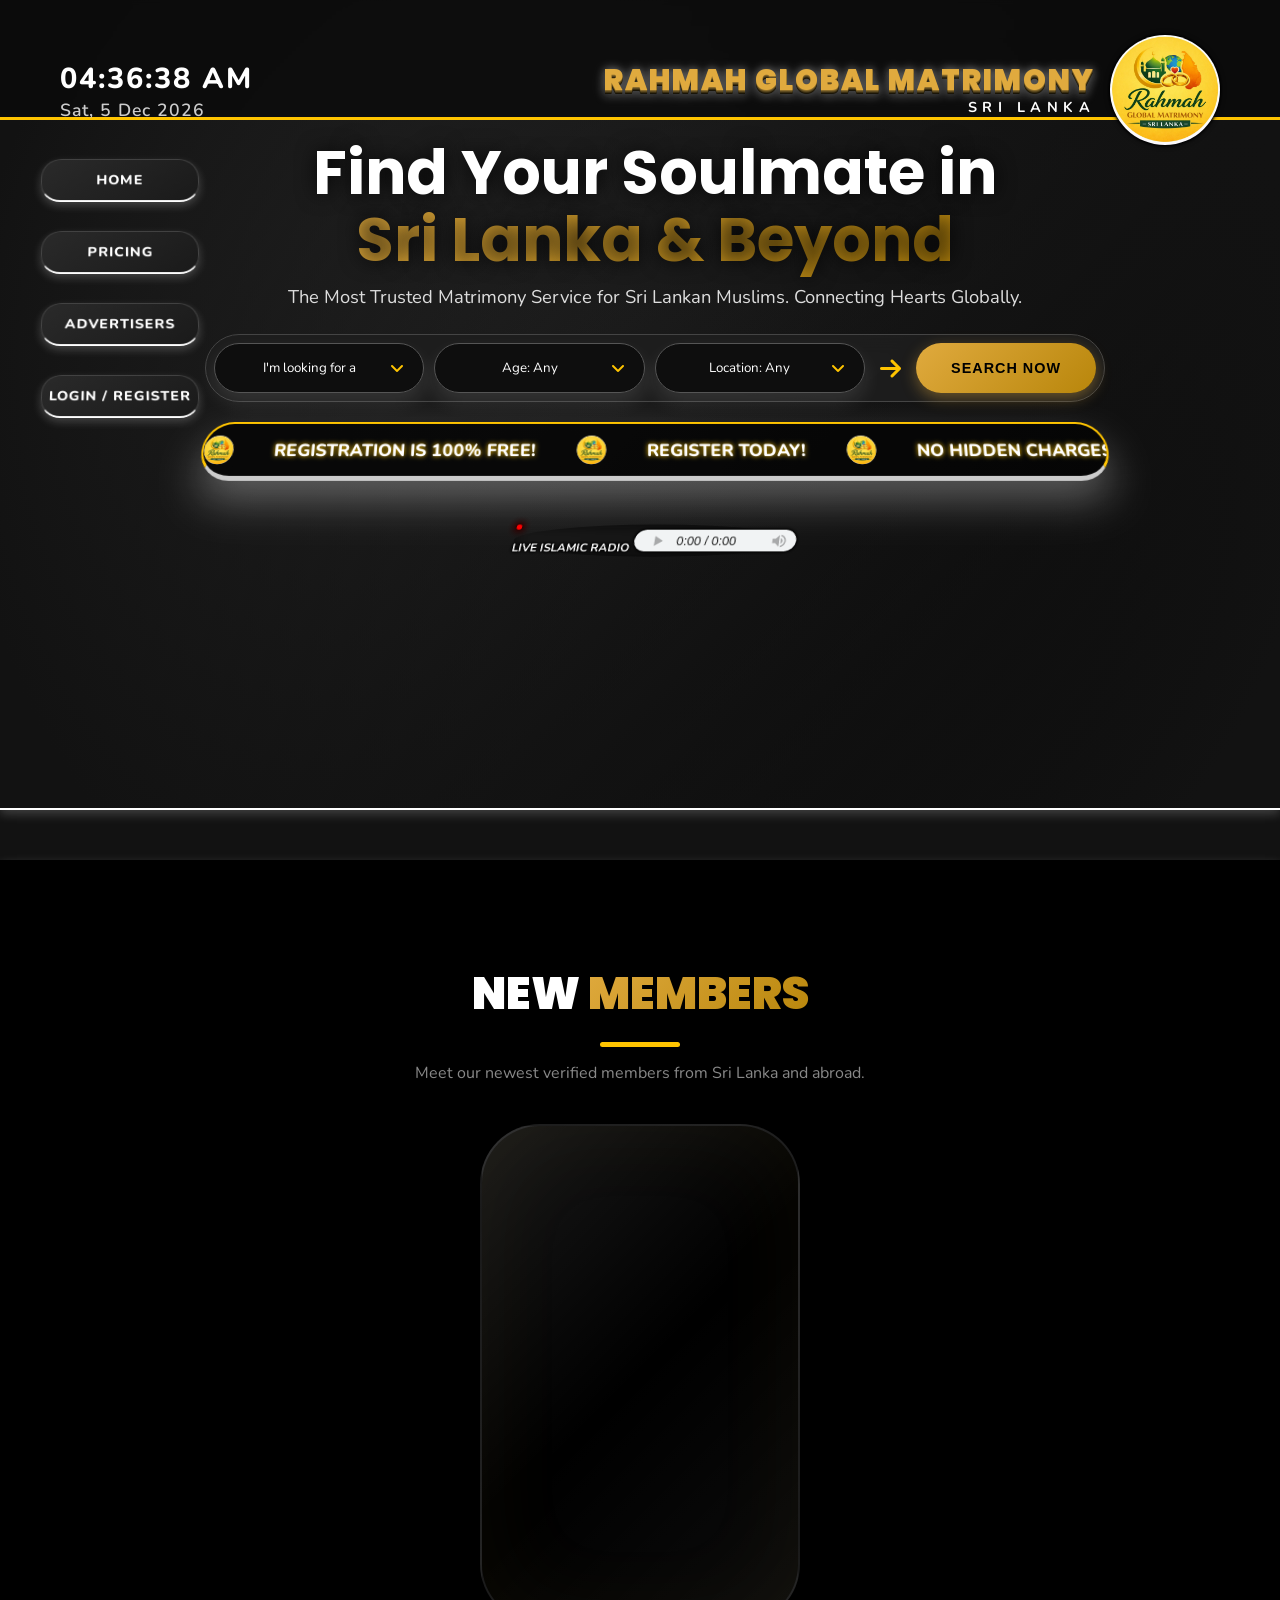
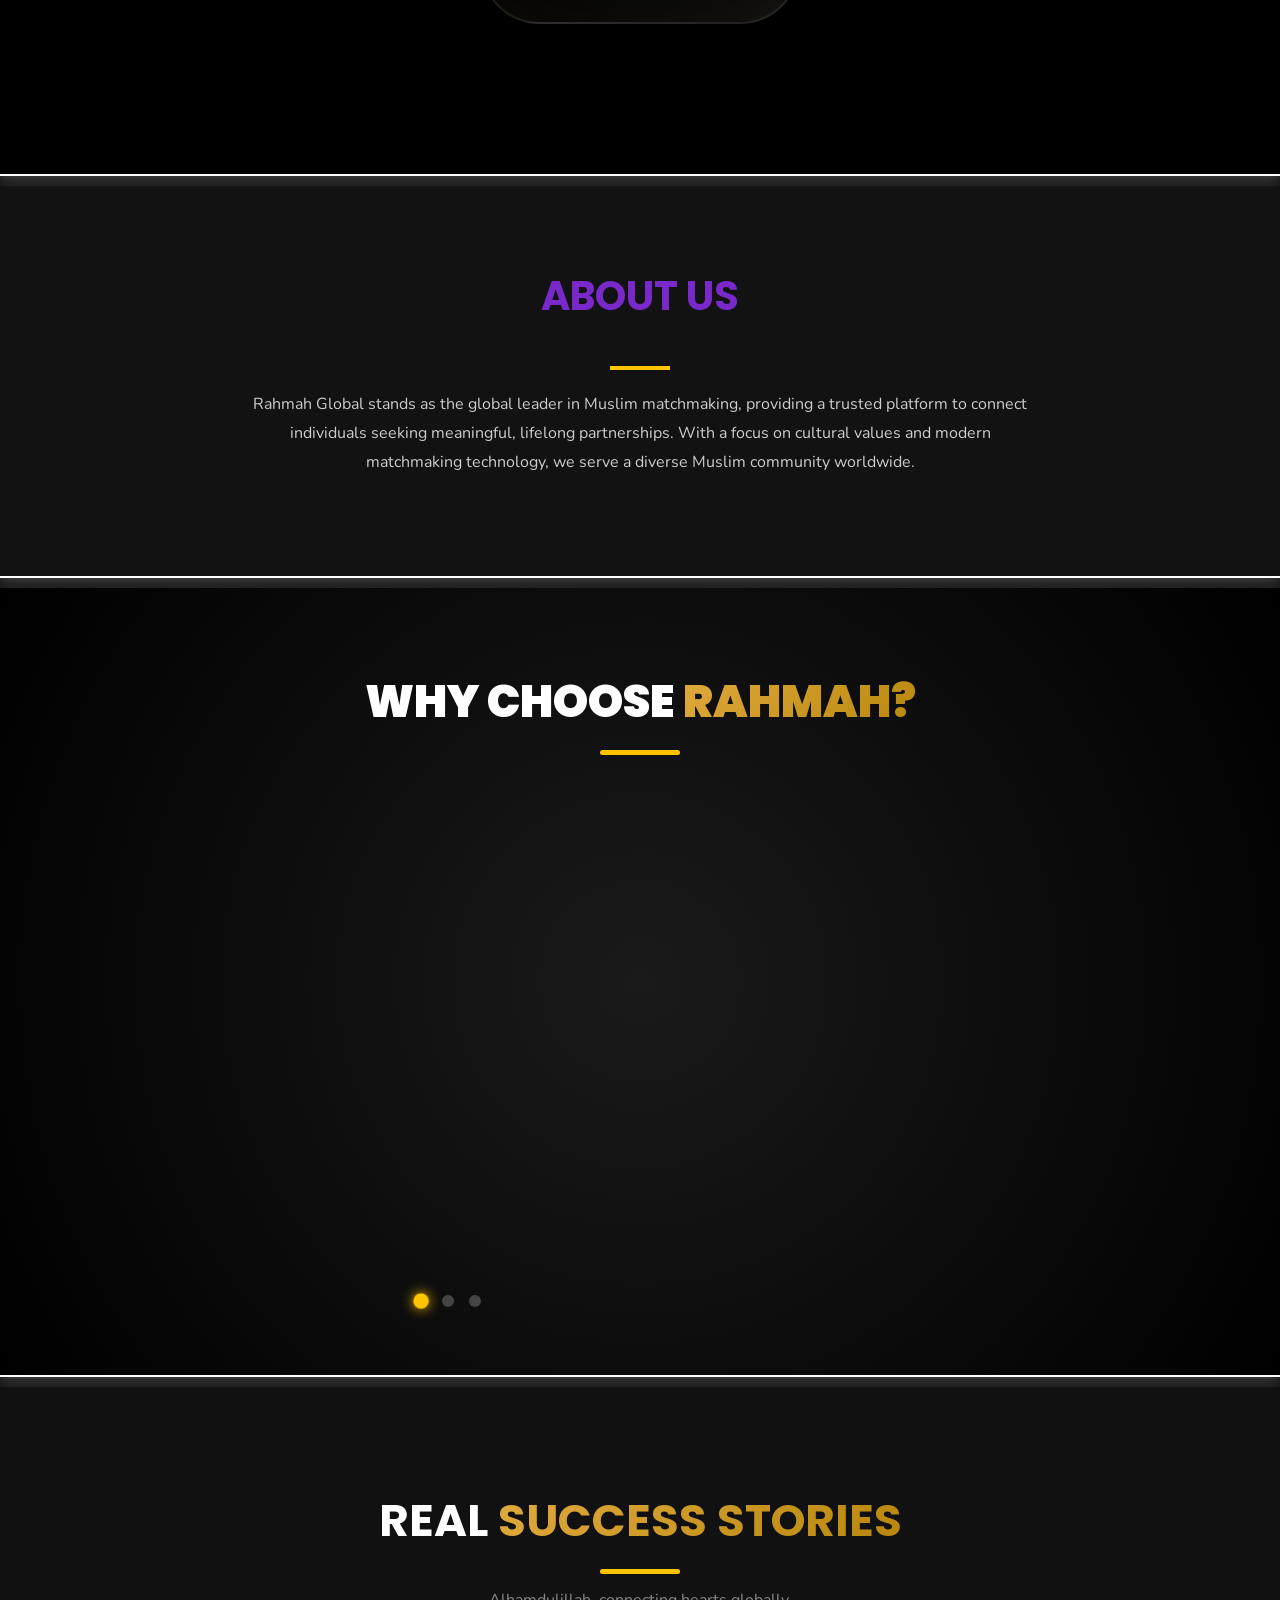
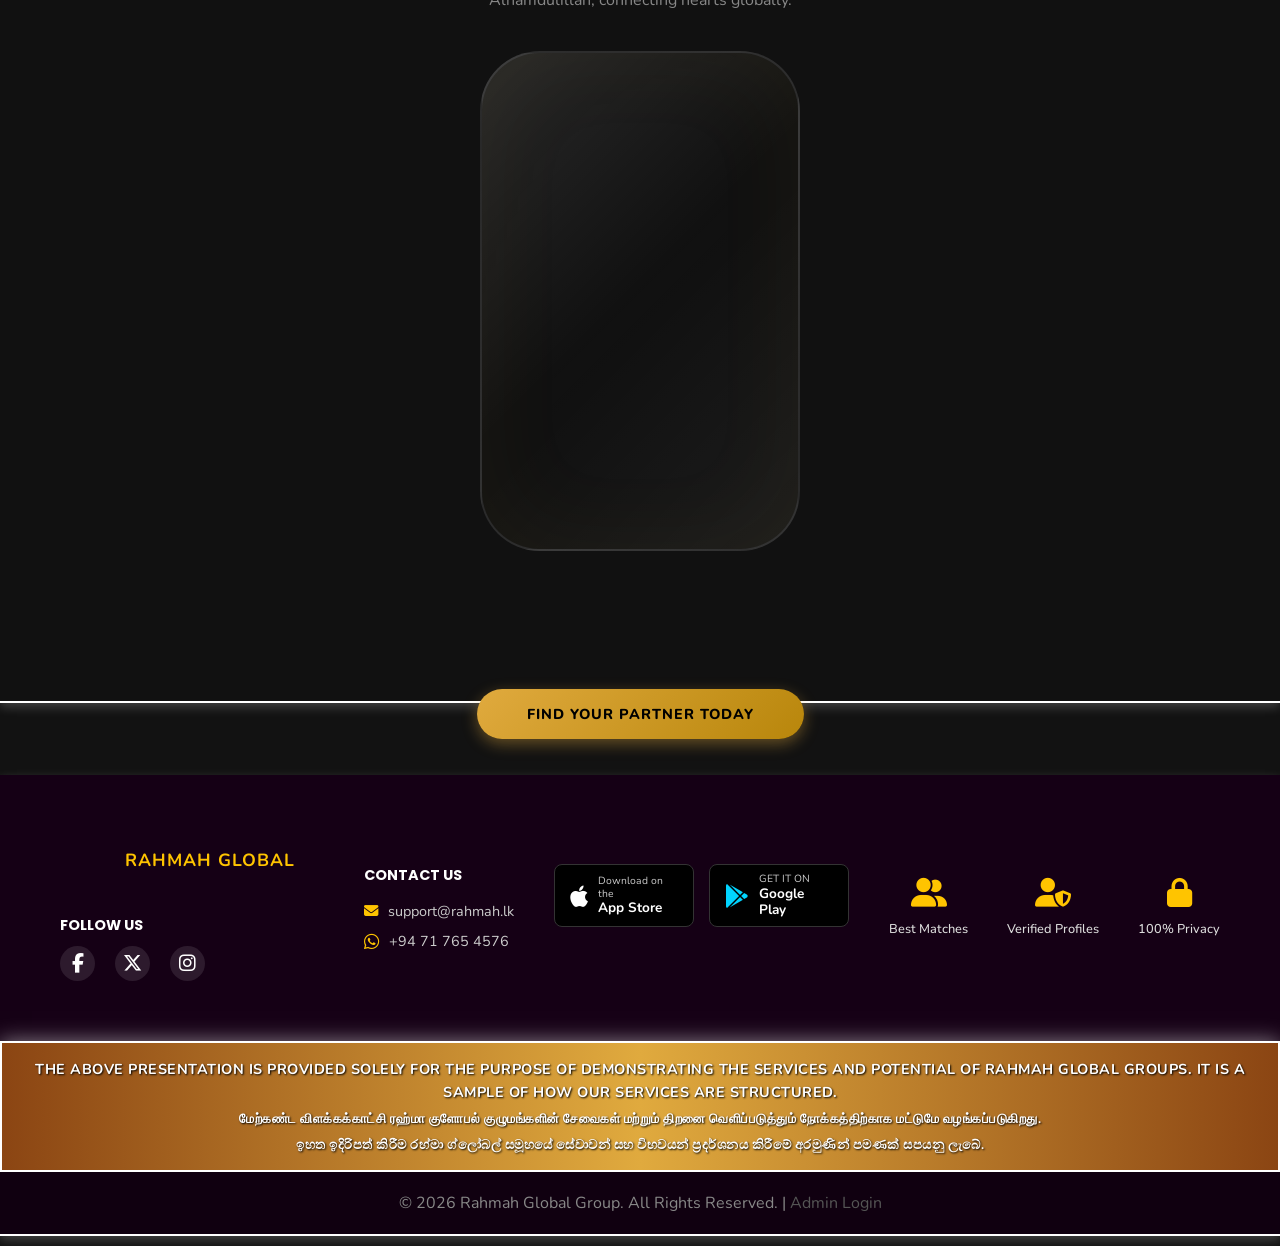
<file: Rahmah-1/index.html>
<!DOCTYPE html>
<html lang="en">

<head>
    <meta charset="UTF-8">
    <meta name="viewport" content="width=device-width, initial-scale=1.0">
    <title>Rahmah Global Matrimony - Sri Lanka</title>
    <link rel="preconnect" href="https://fonts.googleapis.com">
    <link rel="preconnect" href="https://fonts.gstatic.com" crossorigin>
    <link
        href="https://fonts.googleapis.com/css2?family=Nunito:wght@400;600&family=Poppins:wght@600;700;900&display=swap"
        rel="stylesheet">
    <link rel="stylesheet" href="css/style.css">
</head>

<body>

    <!-- Header -->
    <header
        style="height: 120px; position: fixed; width: 100%; top: 0; left: 0; z-index: 1000; background: linear-gradient(180deg, rgba(0,0,0,0.8) 0%, transparent 100%); backdrop-filter: blur(2px);">
        <!-- Radio Moved Internal -->

        <div class="container nav-container"
            style="position: relative; padding-top: 15px; display: flex; align-items: center; justify-content: space-between;">
            <!-- Left: Clock Only (Time & Date Vertical) -->
            <div class="header-clock"
                style="display: flex; flex-direction: column; gap: 0px; align-items: flex-start; justify-content: center; margin-right: auto;">
                <div id="digital-clock-time"
                    style="font-family: 'Nunito', sans-serif; font-size: 1.2rem; font-weight: 800; color: white; letter-spacing: 2px;">
                </div>
                <div id="digital-clock-date"
                    style="font-family: 'Nunito', sans-serif; font-size: 0.8rem; font-weight: 600; color: #ccc; letter-spacing: 1px;">
                </div>
            </div>

            <!-- Right: Logo -->
            <div class="logo-wrapper" style="display: flex; align-items: center; gap: 15px;">
                <div class="logo-text"
                    style="display: flex; flex-direction: column; justify-content: center; align-items: flex-end; gap: 5px; text-align: right;">
                    <span
                        style="font-family: 'Poppins', sans-serif; font-weight: 900; font-size: 1.8rem; color: #E0AA3E; letter-spacing: 2px; line-height: 1; text-shadow: 0 1px 0 #8b6c2c, 0 2px 0 #5e4b20, 0 3px 0 #3a2e12, 0 4px 0 #1a1508, 0 5px 10px rgba(0,0,0,0.5); filter: drop-shadow(0 0 5px rgba(255, 255, 255, 0.5));">RAHMAH
                        GLOBAL MATRIMONY</span>
                    <span
                        style="font-family: 'Nunito', sans-serif; font-weight: 700; font-size: 0.9rem; color: white; letter-spacing: 5.5px; text-transform: uppercase; line-height: 1;">SRI
                        LANKA</span>
                </div>
                <div class="logo">
                    <img src="assets/images/logo.png" class="logo-embossed" alt="Rahmah Global">
                </div>
            </div>

            <!-- Sidebar -->
            <div class="vertical-sidebar"
                style="position: absolute; top: 100%; left: 0; margin-top: 10px; display: flex; flex-direction: column; gap: 10px; z-index: 9999;">
                <nav>
                    <ul
                        style="display: flex; flex-direction: column; gap: 10px; list-style: none; padding: 0; margin: 0;">
                        <li><a href="index.html" class="btn nav-btn"
                                style="display: block; width: 160px; text-align: center;">Home</a></li>
                        <li><a href="membership.html" class="btn nav-btn"
                                style="display: block; width: 160px; text-align: center;">Pricing</a></li>
                        <li><a href="advertise.html" class="btn nav-btn"
                                style="display: block; width: 160px; text-align: center;">Advertisers</a></li>
                        <li><a href="register.html" class="btn nav-btn"
                                style="display: block; width: 160px; text-align: center;">Login / Register</a></li>
                    </ul>
                </nav>
            </div>
        </div>
    </header>

    <!-- Hero Section -->
    <section class="hero">
        <div class="hero-bg">
            <img src="assets/images/hero-wedding.png" alt="Sri Lankan Wedding">
        </div>
        <div class="hero-overlay"></div>
        <!-- Lift Up 150px approx by removing padding margin -->
        <div class="container hero-content lift-up" style="transform: translateX(15px); margin-top: -150px;">
            <h1 style="margin-bottom: 10px;">Find Your Soulmate in <br><span class="text-gradient">Sri Lanka &
                    Beyond</span></h1>
            <p style="margin-bottom: 25px;">The Most Trusted Matrimony Service for Sri Lankan Muslims. Connecting Hearts
                Globally.</p>
            <!-- Central Widget Container -->
            <!-- Search Widget Restore (Lifted) -->
            <div class="search-widget"
                style="width: 100%; max-width: 900px; border-radius: 50px; padding: 8px; display: flex; flex-wrap: nowrap; align-items: center; gap: 10px; background: rgba(30,30,30,0.9); backdrop-filter: blur(10px); border: 1px solid #444; margin-bottom: 15px;">

                <div class="select-wrapper">
                    <select id="search-gender"
                        style="border-radius: 50px; height: 50px; padding: 0 40px 0 20px; border: 1px solid #555; background: rgba(0,0,0,0.5); color: white; text-align: center; text-align-last: center;">
                        <option value="">I'm looking for a</option>
                        <option value="Bride">Bride</option>
                        <option value="Groom">Groom</option>
                    </select>
                </div>

                <div class="select-wrapper">
                    <select id="search-age"
                        style="border-radius: 50px; height: 50px; padding: 0 40px 0 20px; border: 1px solid #555; background: rgba(0,0,0,0.5); color: white; text-align: center; text-align-last: center;">
                        <option value="">Age: Any</option>
                        <option value="18-25">18 - 25</option>
                        <option value="25-30">25 - 30</option>
                        <option value="30-40">30 - 40</option>
                    </select>
                </div>

                <div class="select-wrapper">
                    <select id="search-location"
                        style="border-radius: 50px; height: 50px; padding: 0 40px 0 20px; border: 1px solid #555; background: rgba(0,0,0,0.5); color: white; text-align: center; text-align-last: center;">
                        <option value="">Location: Any</option>
                        <option value="Sri Lanka">Sri Lanka</option>
                        <option value="UAE">UAE</option>
                        <option value="UK">UK</option>
                    </select>
                </div>

                <i class="fas fa-arrow-right"
                    style="color: var(--accent-gold); font-size: 1.5rem; animation: bounceRight 1s infinite; margin: 0 5px;"></i>
                <button class="btn"
                    style="border-radius: 50px; height: 50px; padding: 0 35px; font-weight: 900; white-space: nowrap;">SEARCH
                    NOW</button>
            </div>

            <!-- Marquee (20px under Search) -->
            <!-- Marquee (Slanted & Thick) -->
            <div class="d-3d-widget"
                style="width: 100%; max-width: 900px; height: 60px; overflow: hidden; background: rgba(0,0,0,0.7); border: 2px solid var(--accent-gold); border-bottom: 15px solid var(--accent-gold); border-radius: 40px; display: flex; align-items: center; box-shadow: 0 20px 40px rgba(0,0,0,0.6); transform: perspective(1000px) rotateX(15deg) skewX(-15deg); margin-top: 20px;">
                <div class="marquee-text"
                    style="display: inline-flex; align-items: center; gap: 40px; animation: marquee 60s linear infinite;">
                    <img src="assets/images/logo.png" class="logo-embossed spin-horizontal"
                        style="width: 30px; height: 30px;">
                    <span style="color: white; font-weight: 800; white-space: nowrap;">REGISTRATION IS 100% FREE!</span>
                    <img src="assets/images/logo.png" class="logo-embossed spin-horizontal"
                        style="width: 30px; height: 30px;">
                    <span style="color: white; font-weight: 800; white-space: nowrap;">REGISTER TODAY!</span>
                    <img src="assets/images/logo.png" class="logo-embossed spin-horizontal"
                        style="width: 30px; height: 30px;">
                    <span style="color: white; font-weight: 800; white-space: nowrap;">NO HIDDEN CHARGES!</span>
                    <!-- Loop -->
                    <img src="assets/images/logo.png" class="logo-embossed spin-horizontal"
                        style="width: 30px; height: 30px;">
                    <span style="color: white; font-weight: 800; white-space: nowrap;">REGISTRATION IS 100% FREE!</span>
                    <img src="assets/images/logo.png" class="logo-embossed spin-horizontal"
                        style="width: 30px; height: 30px;">
                    <span style="color: white; font-weight: 800; white-space: nowrap;">REGISTER TODAY!</span>
                    <img src="assets/images/logo.png" class="logo-embossed spin-horizontal"
                        style="width: 30px; height: 30px;">
                    <span style="color: white; font-weight: 800; white-space: nowrap;">NO HIDDEN CHARGES!</span>
                </div>
            </div>

            <!-- Radio Player (Center Below Marquee - Smaller & 3D) -->
            <div style="margin-top: 40px; display: flex; justify-content: center; width: 100%;">
                <div class="quran-widget logo-embossed"
                    style="background: linear-gradient(180deg, #5e4b20 0%, #0a0a0a 100%); padding: 5px 20px; border-radius: 40px; display: inline-flex; align-items: center; gap: 10px; border: 1px solid var(--accent-gold); border-bottom: 8px solid var(--accent-gold); backdrop-filter: blur(10px); box-shadow: 0 10px 20px rgba(0,0,0,0.5); transform: perspective(800px) rotateX(15deg) skewX(-10deg) scale(0.9);">
                    <div
                        style="width: 6px; height: 6px; background: red; border-radius: 50%; box-shadow: 0 0 10px red; animation: pulse 1.5s infinite;">
                    </div>
                    <span style="color: white; font-weight: bold; font-size: 0.8rem;">LIVE ISLAMIC RADIO</span>
                    <audio controls style="height: 25px; width: 180px; border-radius: 20px;">
                        <source src="https://qurango.net/radio/tarateel" type="audio/mpeg">
                    </audio>
                </div>
            </div>
        </div>
        <style>
            /* Marquee Animations */
            /* Seamless Marquee Animation */
            @keyframes marquee {
                0% {
                    transform: translateX(0%);
                }

                100% {
                    transform: translateX(-50%);
                }
            }

            @keyframes bounceRight {

                0%,
                100% {
                    transform: translateX(0);
                }

                50% {
                    transform: translateX(5px);
                }
            }

            @keyframes spinSlow {
                0% {
                    transform: rotate(0deg);
                }

                100% {
                    transform: rotate(360deg);
                }
            }

            @keyframes pulse {
                0% {
                    opacity: 1;
                }

                50% {
                    opacity: 0.5;
                }

                100% {
                    opacity: 1;
                }
            }

            /* Font settings for the marquee text */
            .marquee-text {
                font-size: 1.1rem;
                font-weight: 800;
                color: white;
                text-shadow: 0 0 5px var(--accent-gold);
                white-space: nowrap;
                text-transform: uppercase;
            }
        </style>
        </div>
    </section>

    <!-- Profiles Section (New Stack Design) -->
    <section class="profiles" style="padding: 100px 0; overflow: hidden;">
        <div class="container">
            <div class="section-title" style="text-align: center; margin-bottom: 30px;">
                <h2 style="font-size: 2.8rem; text-transform: uppercase; font-weight: 900;">New <span
                        class="text-gradient">Members</span></h2>
                <div
                    style="width: 80px; height: 5px; background: var(--accent-gold); margin: 15px auto; border-radius: 5px;">
                </div>
                <p style="color: #888; margin-top: 15px;">Meet our newest verified members from Sri Lanka and abroad.
                </p>
            </div>

            <div class="rahmah-bottle-container" style="margin-top: 40px;">
                <div class="rahmah-glass-body"></div>
                <div class="rahmah-bottle" id="members-bottle" onclick="rotateMembers(90)">
                    <!-- Face 1: Amina -->
                    <div class="rahmah-bottle-label label-1">
                        <div class="profile-img"
                            style="width: 100%; height: 200px; border-radius: 20px; overflow: hidden; margin-bottom: 15px;">
                            <img src="assets/images/avatar-1.png" style="width: 100%; height: 100%; object-fit: cover;">
                        </div>
                        <img src="assets/images/logo.png" class="logo-embossed"
                            style="width: 35px; height: 35px; margin-bottom: 10px;">
                        <h3 style="color: white; margin-bottom: 5px;">Amina, 24</h3>
                        <p style="color: var(--accent-gold); font-weight: 700; font-size: 0.9rem;">Teacher</p>
                        <p style="color: #aaa; margin-bottom: 15px; font-size: 0.8rem;">Colombo, Sri Lanka</p>
                        <a href="membership.html" class="btn" style="width: 100%; font-size: 0.75rem;">Unlock Profile
                            🔒</a>
                        <p style="color: #666; font-size: 0.6rem; margin-top: 10px; font-style: italic;">Tap bottle to
                            roll</p>
                    </div>

                    <!-- Face 2: Ahmed -->
                    <div class="rahmah-bottle-label label-2">
                        <div class="profile-img"
                            style="width: 100%; height: 200px; border-radius: 20px; overflow: hidden; margin-bottom: 15px;">
                            <img src="assets/images/avatar-2.png" style="width: 100%; height: 100%; object-fit: cover;">
                        </div>
                        <img src="assets/images/logo.png" class="logo-embossed"
                            style="width: 35px; height: 35px; margin-bottom: 10px;">
                        <h3 style="color: white; margin-bottom: 5px;">Ahmed, 28</h3>
                        <p style="color: var(--accent-gold); font-weight: 700; font-size: 0.9rem;">Software Engineer</p>
                        <p style="color: #aaa; margin-bottom: 15px; font-size: 0.8rem;">Kandy, Sri Lanka</p>
                        <a href="membership.html" class="btn" style="width: 100%; font-size: 0.75rem;">Unlock Profile
                            🔒</a>
                        <p style="color: #666; font-size: 0.6rem; margin-top: 10px; font-style: italic;">Tap bottle to
                            roll</p>
                    </div>

                    <!-- Face 3: Fatima -->
                    <div class="rahmah-bottle-label label-3">
                        <div class="profile-img"
                            style="width: 100%; height: 200px; border-radius: 20px; overflow: hidden; margin-bottom: 15px;">
                            <img src="assets/images/avatar-1.png" style="width: 100%; height: 100%; object-fit: cover;">
                        </div>
                        <img src="assets/images/logo.png" class="logo-embossed"
                            style="width: 35px; height: 35px; margin-bottom: 10px;">
                        <h3 style="color: white; margin-bottom: 5px;">Fatima, 22</h3>
                        <p style="color: var(--accent-gold); font-weight: 700; font-size: 0.9rem;">Medical Student</p>
                        <p style="color: #aaa; margin-bottom: 15px; font-size: 0.8rem;">UAE, Dubai</p>
                        <a href="membership.html" class="btn" style="width: 100%; font-size: 0.75rem;">Unlock Profile
                            🔒</a>
                        <p style="color: #666; font-size: 0.6rem; margin-top: 10px; font-style: italic;">Tap bottle to
                            roll</p>
                    </div>

                    <!-- Face 4: Join Rahmah -->
                    <div class="rahmah-bottle-label label-4">
                        <div style="margin: 40px 0; text-align: center;">
                            <i class="fas fa-users"
                                style="font-size: 4rem; color: var(--accent-gold); margin-bottom: 20px;"></i>
                            <h3 style="color: white;">Join These Members</h3>
                            <p style="color: #ccc; margin-top: 10px; font-size: 0.9rem;">Create your profile for free
                                and start searching today.</p>
                        </div>
                        <a href="register.html" class="btn" style="width: 100%; padding: 15px;">Register Free</a>
                        <p style="color: #666; font-size: 0.6rem; margin-top: 10px; font-style: italic;">Tap bottle to
                            roll</p>
                    </div>
                </div>
            </div>
            <script>
                let membersRotation = 0;
                function rotateMembers(deg) {
                    membersRotation += deg;
                    document.getElementById('members-bottle').style.transform = `rotateY(${membersRotation}deg)`;
                }
            </script>
        </div>
    </section>

    <!-- About Us Section -->
    <section class="about-section" style="padding: 80px 0;">
        <div class="container" style="text-align: center;">
            <h2 style="font-size: 2.5rem; text-transform: uppercase;">About Us</h2>
            <div style="width: 60px; height: 4px; background: var(--accent-gold); margin: 15px auto;"></div>
            <p style="color: #ccc; max-width: 800px; margin: 20px auto; line-height: 1.8;">
                Rahmah Global stands as the global leader in Muslim matchmaking, providing a trusted platform to connect
                individuals seeking meaningful, lifelong partnerships. With a focus on cultural values and modern
                matchmaking technology, we serve a diverse Muslim community worldwide.
            </p>
        </div>
    </section>

    <!-- Why Choose Rahmah (Vertical 3D Post Design) -->
    <section class="vertical-post-section" style="padding: 80px 0;">
        <div class="container" style="text-align: center;">
            <div class="section-title">
                <h2 style="font-size: 2.8rem; text-transform: uppercase; font-weight: 900;">Why Choose <span
                        class="text-gradient">Rahmah?</span></h2>
                <div
                    style="width: 80px; height: 5px; background: var(--accent-gold); margin: 15px auto; border-radius: 5px;">
                </div>
            </div>

            <div class="vertical-post-container" id="features-stack-container">
                <div class="post-stack" id="features-stack">
                    <!-- Post 1 -->
                    <div class="post-card color-1 active" data-index="0">
                        <i class="fas fa-user-shield"></i>
                        <h3>Verified Profiles</h3>
                        <p>We manually screen every registration to ensure a safe, secure, and genuine matchmaking
                            experience.</p>
                        <img src="assets/images/logo.png" class="post-logo logo-embossed" alt="Rahmah Logo">
                    </div>

                    <!-- Post 2 -->
                    <div class="post-card color-2 next" data-index="1">
                        <i class="fas fa-heart"></i>
                        <h3>Lankan Heritage</h3>
                        <p>Deeply rooted in Sri Lankan Muslim culture, connecting hearts while respecting our
                            traditions.</p>
                        <img src="assets/images/logo.png" class="post-logo logo-embossed" alt="Rahmah Logo">
                    </div>

                    <!-- Post 3 -->
                    <div class="post-card color-3 last" data-index="2">
                        <i class="fas fa-gem"></i>
                        <h3>Elite Service</h3>
                        <p>Experience personalized matchmaking with dedicated managers and premium features for your
                            success.</p>
                        <img src="assets/images/logo.png" class="post-logo" alt="Rahmah Logo">
                    </div>
                </div>

                <div class="post-nav-dots">
                    <div class="dot active"></div>
                    <div class="dot"></div>
                    <div class="dot"></div>
                </div>
            </div>
        </div>
    </section>
    <section class="testimonials-section" style="background: #111; padding: 100px 0; overflow: hidden;">
        <div class="container">
            <div class="section-title" style="text-align: center; margin-bottom: 30px;">
                <h2 style="font-size: 2.8rem; text-transform: uppercase;">Real <span class="text-gradient">Success
                        Stories</span></h2>
                <div
                    style="width: 80px; height: 5px; background: var(--accent-gold); margin: 15px auto; border-radius: 5px;">
                </div>
                <p style="color: #888; margin-top: 15px;">Alhamdulillah, connecting hearts globally.</p>
            </div>

            <div class="rahmah-bottle-container" style="margin-top: 40px;">
                <div class="rahmah-glass-body"></div>
                <div class="rahmah-bottle" id="stories-bottle" onclick="rotateStories(90)">
                    <!-- Face 1: Mohamed & Fathima -->
                    <div class="rahmah-bottle-label label-1">
                        <img src="assets/images/story-1.png"
                            style="width: 100%; height: 180px; border-radius: 20px; object-fit: cover; margin-bottom: 15px;">
                        <h3 style="color: white; margin-bottom: 5px;">Mohamed & Fathima</h3>
                        <p style="color: var(--accent-gold); font-size: 0.9rem; margin-bottom: 10px;">Married Jan 2025
                        </p>
                        <p style="color: #ccc; font-style: italic; font-size: 0.8rem; text-align: center;">"Rahmah's
                            privacy features made us comfortable. Our families clicked instantly!"</p>
                        <img src="assets/images/logo.png" class="logo-embossed"
                            style="width: 30px; height: 30px; margin-top: 15px;">
                        <p style="color: #666; font-size: 0.6rem; margin-top: 10px; font-style: italic;">Tap bottle to
                            roll</p>
                    </div>

                    <!-- Face 2: Yusuf & Zainab -->
                    <div class="rahmah-bottle-label label-2">
                        <img src="assets/images/story-2.png"
                            style="width: 100%; height: 180px; border-radius: 20px; object-fit: cover; margin-bottom: 15px;">
                        <h3 style="color: white; margin-bottom: 5px;">Yusuf & Zainab</h3>
                        <p style="color: var(--accent-gold); font-size: 0.9rem; margin-bottom: 10px;">Married Dec 2024
                        </p>
                        <p style="color: #ccc; font-style: italic; font-size: 0.8rem; text-align: center;">"Living in
                            Dubai, finding a partner from home was easy through Rahmah."</p>
                        <img src="assets/images/logo.png" class="logo-embossed"
                            style="width: 30px; height: 30px; margin-top: 15px;">
                        <p style="color: #666; font-size: 0.6rem; margin-top: 10px; font-style: italic;">Tap bottle to
                            roll</p>
                    </div>

                    <!-- Face 3: Abdullah & Aysha -->
                    <div class="rahmah-bottle-label label-3">
                        <img src="assets/images/story-3.png"
                            style="width: 100%; height: 180px; border-radius: 20px; object-fit: cover; margin-bottom: 15px;">
                        <h3 style="color: white; margin-bottom: 5px;">Abdullah & Aysha</h3>
                        <p style="color: var(--accent-gold); font-size: 0.9rem; margin-bottom: 10px;">Married Nov 2024
                        </p>
                        <p style="color: #ccc; font-style: italic; font-size: 0.8rem; text-align: center;">"Finding
                            someone who shares my dedication to deen was my priority."</p>
                        <img src="assets/images/logo.png" class="logo-embossed"
                            style="width: 30px; height: 30px; margin-top: 15px;">
                        <p style="color: #666; font-size: 0.6rem; margin-top: 10px; font-style: italic;">Tap bottle to
                            roll</p>
                    </div>

                    <!-- Face 4: Call to action -->
                    <div class="rahmah-bottle-label label-4">
                        <div style="margin: 40px 0; text-align: center;">
                            <i class="fas fa-heart"
                                style="font-size: 4rem; color: var(--accent-gold); margin-bottom: 20px;"></i>
                            <h3 style="color: white;">Plan Your Story</h3>
                            <p style="color: #ccc; margin-top: 10px; font-size: 0.9rem;">Start your journey towards a
                                blessed marriage.</p>
                        </div>
                        <a href="register.html" class="btn" style="width: 100%; padding: 15px;">Create Your Account</a>
                        <p style="color: #666; font-size: 0.6rem; margin-top: 10px; font-style: italic;">Tap bottle to
                            roll</p>
                    </div>
                </div>
            </div>
            <script>
                let storiesRotation = 0;
                function rotateStories(deg) {
                    storiesRotation += deg;
                    document.getElementById('stories-bottle').style.transform = `rotateY(${storiesRotation}deg)`;
                }
            </script>
        </div>
    </section>

    <div style="text-align: center; margin-top: -10px; margin-bottom: 50px; position: relative; z-index: 5;">
        <a href="register.html" class="btn" style="padding: 15px 50px; font-weight: 800;">Find Your Partner Today</a>
    </div>
    </div>
    </section>

    <!-- Footer (Elite Style) -->
    <footer>
        <div class="container">
            <!-- FontAwesome -->
            <link rel="stylesheet" href="https://cdnjs.cloudflare.com/ajax/libs/font-awesome/6.6.0/css/all.min.css">
            <div class="footer-top">
                <!-- Column 1: Left Info -->
                <div class="app-left">
                    <div class="footer-logo-row">
                        <img src="assets/images/logo.png" class="logo-embossed" alt="Logo">
                        <span>RAHMAH GLOBAL</span>
                    </div>
                    <div style="margin-top: 15px;">
                        <h4 style="color:white; font-size: 0.9rem; margin-bottom: 8px;">FOLLOW US</h4>
                        <div class="social-icons">
                            <a href="#"><i class="fab fa-facebook-f"></i></a>
                            <a href="#"><i class="fab fa-x-twitter"></i></a>
                            <a href="#"><i class="fab fa-instagram"></i></a>
                        </div>
                    </div>
                </div>

                <!-- Column 2: Contact Info -->
                <div class="contact-info" style="display: flex; flex-direction: column; gap: 10px;">
                    <h4 style="color:white; font-size: 0.9rem; margin-bottom: 5px;">CONTACT US</h4>
                    <a href="mailto:support@rahmah.lk"
                        style="display: flex; align-items: center; gap: 10px; color: #ccc; font-size: 0.9rem; text-decoration: none;">
                        <i class="fas fa-envelope" style="color: var(--accent-gold);"></i>
                        <span>support@rahmah.lk</span>
                    </a>
                    <a href="https://wa.me/94717654576" target="_blank"
                        style="display: flex; align-items: center; gap: 10px; color: #ccc; font-size: 0.9rem; text-decoration: none;">
                        <i class="fab fa-whatsapp" style="color: var(--accent-gold); font-size: 1.1rem;"></i>
                        <span>+94 71 765 4576</span>
                    </a>
                </div>

                <!-- Column 3: App Buttons & Language -->
                <div style="display: flex; flex-direction: column; gap: 15px;">
                    <div class="app-buttons">
                        <div class="app-btn">
                            <i class="fab fa-apple"></i>
                            <div class="btn-text">Download on the<strong>App Store</strong></div>
                        </div>
                        <div class="app-btn">
                            <i class="fab fa-google-play" style="color: #00d4ff;"></i>
                            <div class="btn-text">GET IT ON<strong>Google Play</strong></div>
                        </div>
                    </div>
                    <!-- Language Selector (Footer) -->
                    <div style="margin-top: 10px;">
                        <div id="google_translate_element_footer"></div>
                    </div>
                </div>

                <div class="trust-icons">
                    <div class="trust-item">
                        <i class="fas fa-user-friends"></i>
                        <span>Best Matches</span>
                    </div>
                    <div class="trust-item">
                        <i class="fas fa-user-shield"></i>
                        <span>Verified Profiles</span>
                    </div>
                    <div class="trust-item">
                        <i class="fas fa-lock"></i>
                        <span>100% Privacy</span>
                    </div>
                </div>
            </div>
        </div>

        <div class="gold-bar"
            style="background: linear-gradient(90deg, #8B4513, #E0AA3E, #8B4513); color: white; font-weight: bold; border: 2px solid #fff; box-shadow: 0 0 20px rgba(255, 255, 255, 0.5); padding: 15px; font-size: 0.9rem; text-align: center; text-transform: uppercase; letter-spacing: 0.5px; text-shadow: 1px 1px 2px black;">
            <p style="margin-bottom: 5px;">The Above Presentation Is Provided Solely For The Purpose Of Demonstrating
                The Services And Potential Of Rahmah Global Groups. It Is A Sample Of How Our Services Are Structured.
            </p>
            <p style="margin-bottom: 5px; font-size: 0.8rem;">மேற்கண்ட விளக்கக்காட்சி ரஹ்மா குளோபல் குழுமங்களின் சேவைகள்
                மற்றும் திறனை வெளிப்படுத்தும் நோக்கத்திற்காக மட்டுமே வழங்கப்படுகிறது.</p>
            <p style="margin-bottom: 0; font-size: 0.8rem;">ඉහත ඉදිරිපත් කිරීම රහ්මා ග්ලෝබල් සමූහයේ සේවාවන් සහ විභවයන්
                ප්‍රදර්ශනය කිරීමේ අරමුණින් පමණක් සපයනු ලැබේ.</p>
        </div>

        <div class="copyright" style="text-align: center; padding: 20px 0;">
            &copy; 2026 Rahmah Global Group. All Rights Reserved. | <a href="admin.html" style="color:#555">Admin
                Login</a>
        </div>
    </footer>

    <script src="js/main.js"></script>
    <!-- Google Translate Script -->
    <script type="text/javascript">
        function googleTranslateElementInit() {
            new google.translate.TranslateElement({
                pageLanguage: 'en',
                includedLanguages: 'en,ta,si',
                layout: google.translate.TranslateElement.InlineLayout.SIMPLE,
                autoDisplay: false
            }, 'google_translate_element_footer');
        }

        // Live Clock - Sri Lanka Time Only
        function updateClock() {
            const now = new Date();

            // Explicitly convert to Sri Lanka Time (UTC+5:30)
            const optionsTime = { timeZone: 'Asia/Colombo', hour: '2-digit', minute: '2-digit', second: '2-digit', hour12: true };
            const optionsDate = { timeZone: 'Asia/Colombo', weekday: 'short', year: 'numeric', month: 'short', day: 'numeric' };

            const timeString = now.toLocaleTimeString('en-US', optionsTime);
            const dateString = now.toLocaleDateString('en-US', optionsDate);

            const timeEl = document.getElementById('digital-clock-time');
            const dateEl = document.getElementById('digital-clock-date');

            if (timeEl) timeEl.innerText = timeString;
            if (dateEl) dateEl.innerText = dateString;
        }
        setInterval(updateClock, 1000);
        updateClock();
    </script>
    <script type="text/javascript"
        src="https://translate.google.com/translate_a/element.js?cb=googleTranslateElementInit">
        </script>
</body>

</html>
</file>
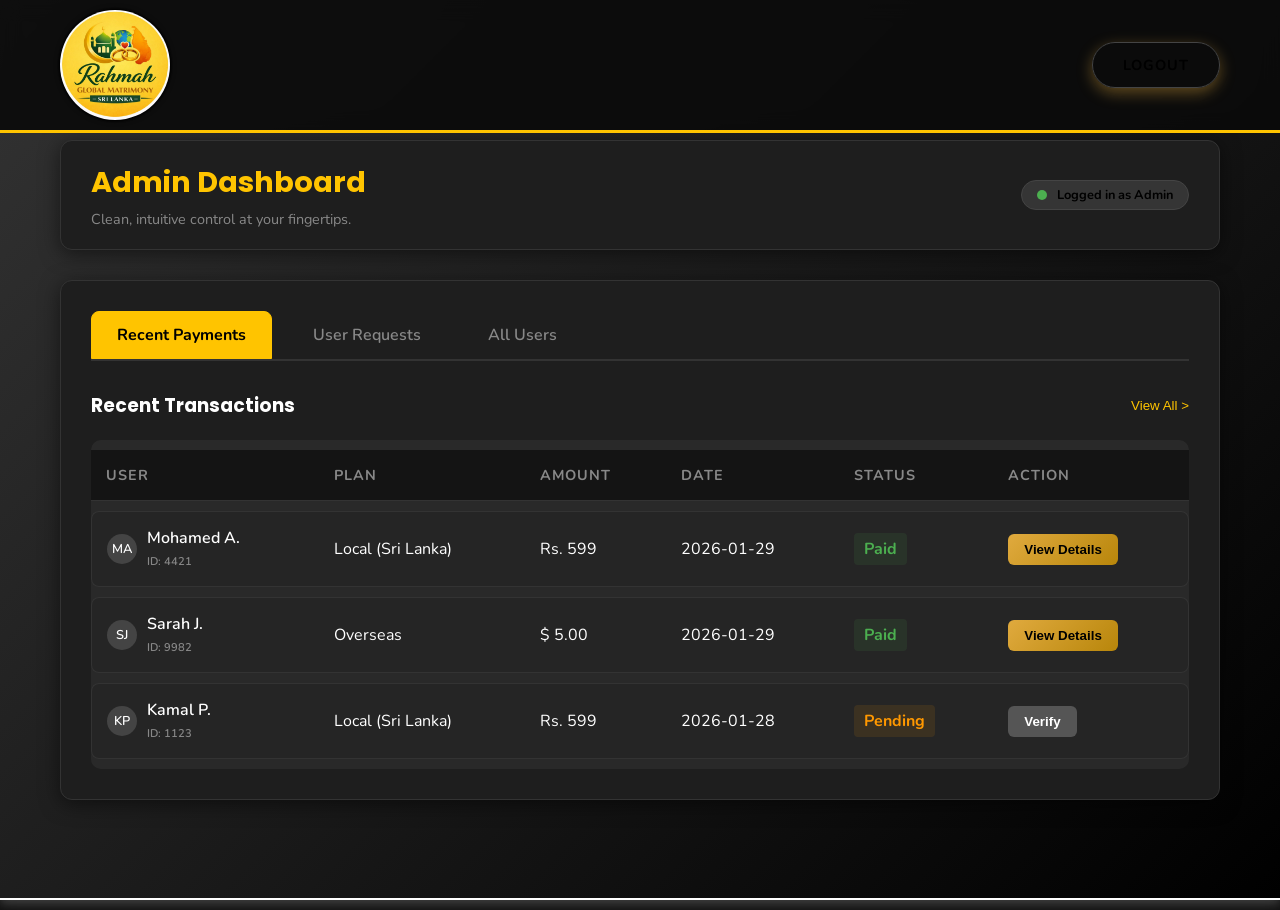
<file: Rahmah-1/admin.html>
<!DOCTYPE html>
<html lang="en">

<head>
    <meta charset="UTF-8">
    <meta name="viewport" content="width=device-width, initial-scale=1.0">
    <title>Administration - Rahmah Global</title>
    <link rel="preconnect" href="https://fonts.googleapis.com">
    <link rel="preconnect" href="https://fonts.gstatic.com" crossorigin>
    <link
        href="https://fonts.googleapis.com/css2?family=Nunito:wght@400;600&family=Poppins:wght@600;700;900&display=swap"
        rel="stylesheet">
    <link rel="stylesheet" href="css/style.css">
    <style>
        body {
            background-color: #121212;
            /* Deep Dark Background */
            color: #e0e0e0;
        }

        .admin-section {
            padding: 140px 0 60px 0;
            min-height: 100vh;
        }

        .dashboard-container {
            max-width: 1200px;
            margin: 0 auto;
        }

        .dashboard-header {
            display: flex;
            justify-content: space-between;
            align-items: center;
            margin-bottom: 30px;
            background: #1e1e1e;
            padding: 20px 30px;
            border-radius: 12px;
            border: 1px solid #333;
            box-shadow: 0 4px 20px rgba(0, 0, 0, 0.5);
        }

        .dashboard-header h1 {
            color: var(--accent-gold);
            font-size: 1.8rem;
            margin: 0;
        }

        /* Card Style */
        .admin-card {
            background: #1e1e1e;
            border-radius: 12px;
            border: 1px solid #333;
            padding: 30px;
            box-shadow: 0 4px 20px rgba(0, 0, 0, 0.5);
        }

        .tab-menu {
            display: flex;
            gap: 15px;
            margin-bottom: 30px;
            border-bottom: 2px solid #333;
            padding-bottom: 0;
        }

        .tab {
            cursor: pointer;
            padding: 12px 25px;
            border-radius: 8px 8px 0 0;
            transition: 0.3s;
            color: #888;
            font-weight: 600;
            border: 1px solid transparent;
        }

        .tab:hover {
            color: #fff;
            background: #2a2a2a;
        }

        .tab.active {
            background: var(--accent-gold);
            color: black;
            font-weight: bold;
            border-color: var(--accent-gold);
        }

        /* Table Styling */
        .admin-table {
            width: 100%;
            border-collapse: separate;
            border-spacing: 0 10px;
            /* Space between rows */
            margin-top: 10px;
        }

        .admin-table th {
            text-align: left;
            padding: 15px;
            color: #888;
            font-size: 0.9rem;
            text-transform: uppercase;
            letter-spacing: 1px;
            border-bottom: 1px solid #333;
        }

        .admin-table tbody tr {
            background: #252525;
            transition: 0.3s;
        }

        .admin-table tbody tr:hover {
            transform: translateY(-2px);
            background: #2a2a2a;
            box-shadow: 0 4px 10px rgba(0, 0, 0, 0.3);
        }

        .admin-table td {
            padding: 15px;
            vertical-align: middle;
            border-top: 1px solid #333;
            border-bottom: 1px solid #333;
        }

        .admin-table td:first-child {
            border-left: 1px solid #333;
            border-radius: 8px 0 0 8px;
            color: white;
            font-weight: 600;
        }

        .admin-table td:last-child {
            border-right: 1px solid #333;
            border-radius: 0 8px 8px 0;
        }

        .status-paid {
            color: #4caf50;
            font-weight: bold;
            background: rgba(76, 175, 80, 0.1);
            padding: 5px 10px;
            border-radius: 4px;
            display: inline-block;
        }

        .status-pending {
            color: #ff9800;
            font-weight: bold;
            background: rgba(255, 152, 0, 0.1);
            padding: 5px 10px;
            border-radius: 4px;
            display: inline-block;
        }

        .action-btn {
            background: linear-gradient(135deg, #E0AA3E, #B8860B);
            border: none;
            color: black;
            padding: 8px 16px;
            border-radius: 6px;
            font-weight: bold;
            cursor: pointer;
            transition: 0.3s;
        }

        .action-btn:hover {
            transform: scale(1.05);
            box-shadow: 0 0 15px rgba(224, 170, 62, 0.4);
        }
    </style>
</head>

<body>

    <header>
        <div class="container nav-container">
            <div class="logo">
                <img src="assets/images/logo.png" class="logo-embossed" alt="Rahmah Admin">
            </div>
            <nav>
                <ul>
                    <li><a href="index.html" class="btn"
                            style="background: transparent; border: 1px solid #444;">Logout</a></li>
                </ul>
            </nav>
        </div>
    </header>

    <section class="admin-section">
        <div class="container dashboard-container">

            <!-- Dashboard Header -->
            <div class="dashboard-header">
                <div>
                    <h1>Admin Dashboard</h1>
                    <p style="color: #888; margin-top: 5px; font-size: 0.9rem;">Clean, intuitive control at your
                        fingertips.</p>
                </div>
                <div class="badge"
                    style="background: rgba(255,255,255,0.1); border: 1px solid #444; position: static; transform: none; display: flex; align-items: center; gap: 10px;">
                    <span style="width: 10px; height: 10px; background: #4caf50; border-radius: 50%;"></span>
                    Logged in as Admin
                </div>
            </div>

            <!-- Main Content Card -->
            <div class="admin-card">
                <div class="tab-menu">
                    <div class="tab active" onclick="showTab('payments')">Recent Payments</div>
                    <div class="tab" onclick="showTab('requests')">User Requests</div>
                    <div class="tab" onclick="showTab('users')">All Users</div>
                </div>

                <!-- Payments Tab -->
                <div id="payments" class="tab-content">
                    <div style="display:flex; justify-content:space-between; align-items:center; margin-bottom: 20px;">
                        <h3 style="color:white;">Recent Transactions</h3>
                        <button style="background:none; border:none; color:var(--accent-gold); cursor:pointer;">View All
                            ></button>
                    </div>

                    <table class="admin-table">
                        <thead>
                            <tr>
                                <th>User</th>
                                <th>Plan</th>
                                <th>Amount</th>
                                <th>Date</th>
                                <th>Status</th>
                                <th>Action</th>
                            </tr>
                        </thead>
                        <tbody>
                            <tr>
                                <td>
                                    <div style="display:flex; align-items:center; gap:10px;">
                                        <div
                                            style="width:30px; height:30px; background:#444; border-radius:50%; display:flex; align-items:center; justify-content:center; font-size:0.8rem;">
                                            MA</div>
                                        <div>Mohamed A.<br><span style="font-size:0.7rem; color:#888;">ID: 4421</span>
                                        </div>
                                    </div>
                                </td>
                                <td>Local (Sri Lanka)</td>
                                <td>Rs. 599</td>
                                <td>2026-01-29</td>
                                <td><span class="status-paid">Paid</span></td>
                                <td><button class="action-btn">View Details</button></td>
                            </tr>
                            <tr>
                                <td>
                                    <div style="display:flex; align-items:center; gap:10px;">
                                        <div
                                            style="width:30px; height:30px; background:#444; border-radius:50%; display:flex; align-items:center; justify-content:center; font-size:0.8rem;">
                                            SJ</div>
                                        <div>Sarah J.<br><span style="font-size:0.7rem; color:#888;">ID: 9982</span>
                                        </div>
                                    </div>
                                </td>
                                <td>Overseas</td>
                                <td>$ 5.00</td>
                                <td>2026-01-29</td>
                                <td><span class="status-paid">Paid</span></td>
                                <td><button class="action-btn">View Details</button></td>
                            </tr>
                            <tr>
                                <td>
                                    <div style="display:flex; align-items:center; gap:10px;">
                                        <div
                                            style="width:30px; height:30px; background:#444; border-radius:50%; display:flex; align-items:center; justify-content:center; font-size:0.8rem;">
                                            KP</div>
                                        <div>Kamal P.<br><span style="font-size:0.7rem; color:#888;">ID: 1123</span>
                                        </div>
                                    </div>
                                </td>
                                <td>Local (Sri Lanka)</td>
                                <td>Rs. 599</td>
                                <td>2026-01-28</td>
                                <td><span class="status-pending">Pending</span></td>
                                <td><button class="action-btn" style="background: #555; color: white;">Verify</button>
                                </td>
                            </tr>
                        </tbody>
                    </table>
                </div>

                <!-- Requests Tab -->
                <div id="requests" class="tab-content" style="display:none;">
                    <h3 style="color:white; margin-bottom: 20px;">User Modification Requests</h3>
                    <table class="admin-table">
                        <thead>
                            <tr>
                                <th>User</th>
                                <th>Request Type</th>
                                <th>Details</th>
                                <th>Status</th>
                                <th>Action</th>
                            </tr>
                        </thead>
                        <tbody>
                            <tr>
                                <td>Zainab M.</td>
                                <td>Update Profile Photo</td>
                                <td>New photo uploaded for approval</td>
                                <td><span class="status-pending">Pending</span></td>
                                <td><button class="action-btn"
                                        onclick="alert('Profile Updated Successfully!')">Approve</button></td>
                            </tr>
                        </tbody>
                    </table>
                </div>
            </div>

        </div>
    </section>

    <script>
        function showTab(tabName) {
            // Hide all tabs
            document.querySelectorAll('.tab-content').forEach(el => el.style.display = 'none');
            document.querySelectorAll('.tab').forEach(el => el.classList.remove('active'));

            // Show selected
            document.getElementById(tabName).style.display = 'block';
            event.target.classList.add('active');
        }
    </script>

</body>

</html>
</file>
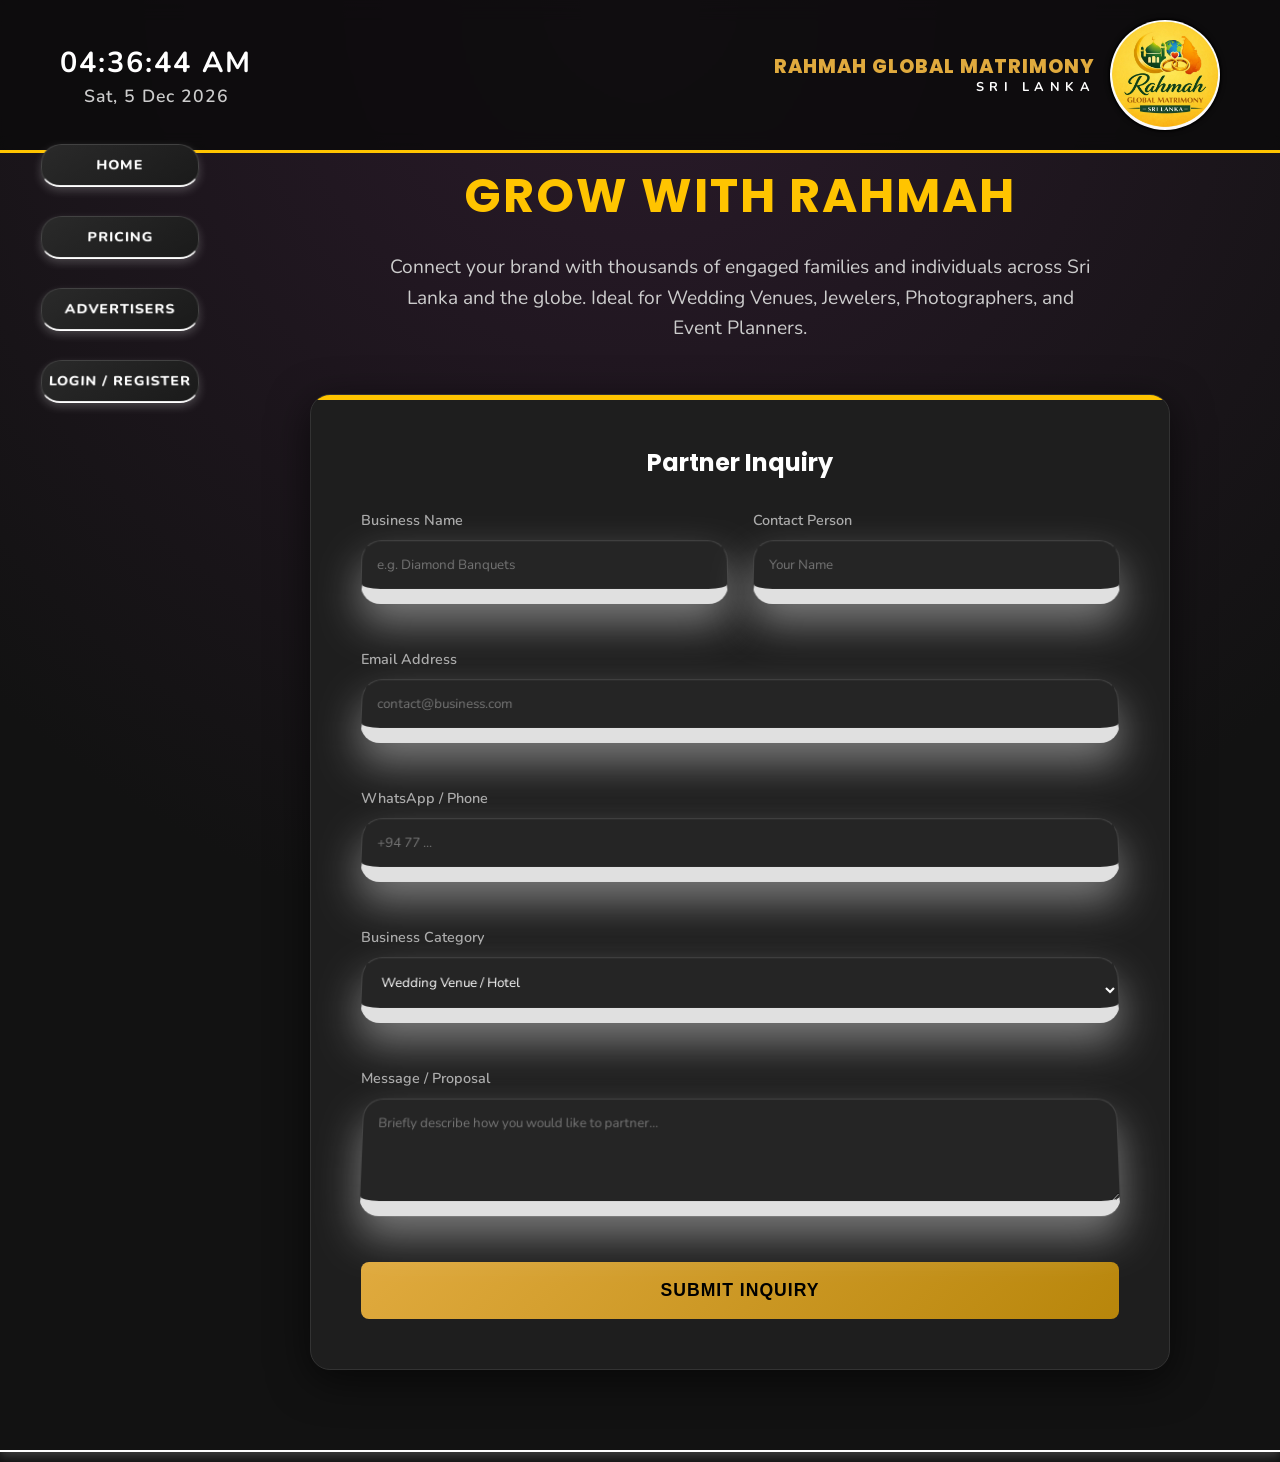
<file: Rahmah-1/advertise.html>
<!DOCTYPE html>
<html lang="en">

<head>
    <meta charset="UTF-8">
    <meta name="viewport" content="width=device-width, initial-scale=1.0">
    <title>Advertise With Us - Rahmah Global</title>
    <link rel="preconnect" href="https://fonts.googleapis.com">
    <link rel="preconnect" href="https://fonts.gstatic.com" crossorigin>
    <link
        href="https://fonts.googleapis.com/css2?family=Nunito:wght@400;600&family=Poppins:wght@600;700;900&display=swap"
        rel="stylesheet">
    <link rel="stylesheet" href="css/style.css">
    <style>
        body {
            background-color: #121212;
            color: #e0e0e0;
        }

        .ad-section {
            padding: 160px 0 80px 0;
            padding-left: 200px;
            /* Sidebar Offset */
            text-align: center;
            min-height: 100vh;
            background: radial-gradient(circle at top center, #2a1a2a 0%, #121212 60%);
        }

        @media (max-width: 991px) {
            .ad-section {
                padding-left: 0;
            }
        }

        .ad-container {
            max-width: 900px;
            margin: 0 auto;
        }

        .ad-header h1 {
            font-size: 3rem;
            margin-bottom: 20px;
            color: var(--accent-gold);
            text-transform: uppercase;
            letter-spacing: 2px;
        }

        .ad-header p {
            font-size: 1.2rem;
            color: #ccc;
            max-width: 700px;
            margin: 0 auto 50px auto;
            line-height: 1.6;
        }

        .contact-card {
            background: #1e1e1e;
            padding: 50px;
            border-radius: 20px;
            border: 1px solid #333;
            box-shadow: 0 10px 40px rgba(0, 0, 0, 0.6);
            text-align: left;
            position: relative;
            overflow: hidden;
        }

        /* Gold Top Border on Card */
        .contact-card::before {
            content: '';
            position: absolute;
            top: 0;
            left: 0;
            width: 100%;
            height: 5px;
            background: var(--accent-gold);
        }

        .form-grid {
            display: grid;
            grid-template-columns: 1fr 1fr;
            gap: 25px;
        }

        .full-width {
            grid-column: span 2;
        }

        label {
            display: block;
            margin-bottom: 10px;
            color: #aaa;
            font-size: 0.9rem;
            font-weight: 600;
        }

        input,
        textarea,
        select {
            width: 100%;
            padding: 15px;
            background: #252525;
            border: 1px solid #444;
            border-radius: 8px;
            color: white;
            font-family: inherit;
            transition: 0.3s;
        }

        input:focus,
        textarea:focus,
        select:focus {
            outline: none;
            border-color: var(--accent-gold);
            background: #2a2a2a;
        }

        .btn-submit {
            width: 100%;
            padding: 18px;
            background: linear-gradient(135deg, #E0AA3E, #B8860B);
            color: black;
            font-weight: 800;
            border: none;
            border-radius: 8px;
            font-size: 1.1rem;
            cursor: pointer;
            transition: 0.3s;
            text-transform: uppercase;
            letter-spacing: 1px;
            margin-top: 20px;
        }

        .btn-submit:hover {
            transform: translateY(-2px);
            box-shadow: 0 5px 20px rgba(224, 170, 62, 0.3);
        }
    </style>
</head>

<body>

    <!-- Header with Animation -->
    <header>
        <div class="container nav-container" style="position: relative;">
            <!-- Left: Clock (Moved from Center) -->
            <div class="header-clock" style="display: flex; flex-direction: column; gap: 2px; text-align: center;">
                <div id="digital-clock-time"
                    style="font-family: 'Nunito', sans-serif; font-size: 1rem; font-weight: 700; color: white; letter-spacing: 2px;">
                    <!-- Time -->
                </div>
                <div id="digital-clock-date"
                    style="font-family: 'Nunito', sans-serif; font-size: 0.75rem; font-weight: 600; color: #ccc; letter-spacing: 1px;">
                    <!-- Date -->
                </div>
            </div>

            <!-- Right: Logo (Text First) -->
            <div class="logo-wrapper" style="display: flex; align-items: center; gap: 15px;">
                <!-- Logo Text -->
                <div class="logo-text"
                    style="display: flex; flex-direction: column; justify-content: center; align-items: flex-end; gap: 5px; text-align: right;">
                    <span
                        style="font-family: 'Poppins', sans-serif; font-weight: 800; font-size: 1.2rem; color: #E0AA3E; letter-spacing: 1px; line-height: 1;">RAHMAH
                        GLOBAL MATRIMONY</span>
                    <span
                        style="font-family: 'Nunito', sans-serif; font-weight: 700; font-size: 0.8rem; color: white; letter-spacing: 5.5px; text-transform: uppercase; line-height: 1;">SRI
                        LANKA</span>
                </div>
                <div class="logo">
                    <img src="assets/images/logo.png" class="logo-embossed" alt="Rahmah Global">
                </div>
            </div>

            <!-- Sidebar Navigation (Hanging Below Header) -->
            <div class="vertical-sidebar"
                style="position: absolute; top: 100%; left: 0; margin-top: 10px; display: flex; flex-direction: column; gap: 10px; z-index: 9999;">
                <nav>
                    <ul
                        style="display: flex; flex-direction: column; gap: 10px; list-style: none; padding: 0; margin: 0;">
                        <li><a href="index.html" class="btn nav-btn"
                                style="display: block; width: 160px; text-align: center;">Home</a></li>
                        <li><a href="membership.html" class="btn nav-btn"
                                style="display: block; width: 160px; text-align: center;">Pricing</a></li>
                        <li><a href="advertise.html" class="btn nav-btn"
                                style="display: block; width: 160px; text-align: center;">Advertisers</a></li>
                        <li><a href="register.html" class="btn nav-btn"
                                style="display: block; width: 160px; text-align: center;">Login / Register</a></li>
                    </ul>
                </nav>
            </div>
        </div>
    </header>

    <section class="ad-section">
        <div class="container ad-container">
            <div class="ad-header">
                <h1>Grow With Rahmah</h1>
                <p>Connect your brand with thousands of engaged families and individuals across Sri Lanka and the globe.
                    Ideal for Wedding Venues, Jewelers, Photographers, and Event Planners.</p>
            </div>

            <div class="contact-card">
                <h3 style="color: white; margin-bottom: 30px; font-size: 1.5rem; text-align: center;">Partner Inquiry
                </h3>
                <form
                    onsubmit="event.preventDefault(); alert('Thank you! Our marketing team will contact you shortly.');">
                    <div class="form-grid">
                        <div>
                            <label>Business Name</label>
                            <input type="text" placeholder="e.g. Diamond Banquets" required>
                        </div>
                        <div>
                            <label>Contact Person</label>
                            <input type="text" placeholder="Your Name" required>
                        </div>
                        <div class="full-width">
                            <label>Email Address</label>
                            <input type="email" placeholder="contact@business.com" required>
                        </div>
                        <div class="full-width">
                            <label>WhatsApp / Phone</label>
                            <input type="tel" placeholder="+94 77 ..." required>
                        </div>
                        <div class="full-width">
                            <label>Business Category</label>
                            <select>
                                <option>Wedding Venue / Hotel</option>
                                <option>Photography & Videography</option>
                                <option>Jewelry & Attire</option>
                                <option>Catering & Cakes</option>
                                <option>Other</option>
                            </select>
                        </div>
                        <div class="full-width">
                            <label>Message / Proposal</label>
                            <textarea rows="4"
                                placeholder="Briefly describe how you would like to partner..."></textarea>
                        </div>
                    </div>

                    <button class="btn-submit">Submit Inquiry</button>
                </form>
            </div>
        </div>
    </section>

    <script src="js/main.js"></script>
</body>

</html>
</file>
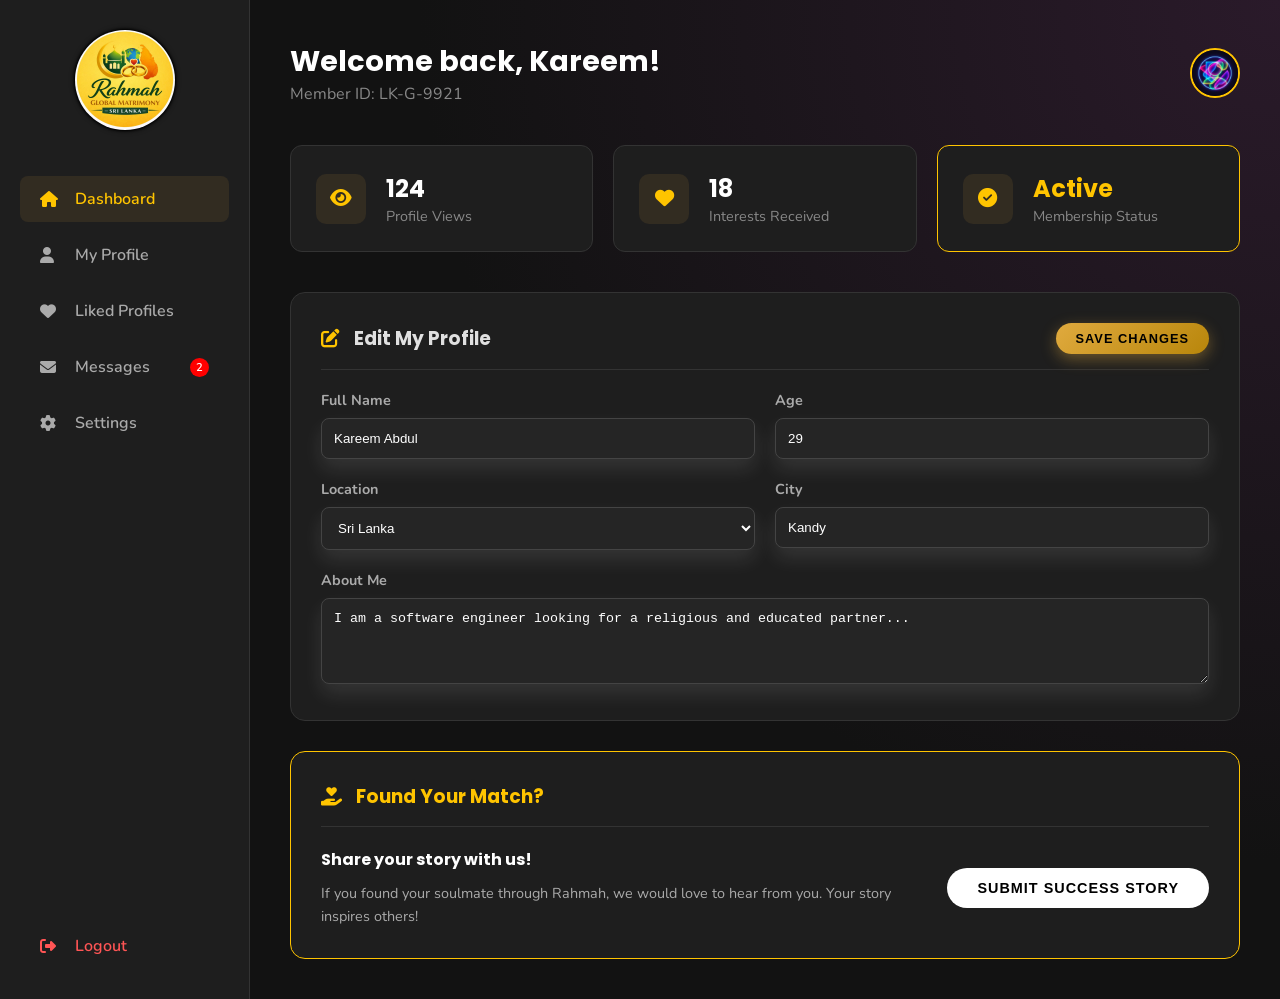
<file: Rahmah-1/dashboard.html>
<!DOCTYPE html>
<html lang="en">

<head>
    <meta charset="UTF-8">
    <meta name="viewport" content="width=device-width, initial-scale=1.0">
    <title>My Dashboard - Rahmah Global</title>
    <link rel="preconnect" href="https://fonts.googleapis.com">
    <link rel="preconnect" href="https://fonts.gstatic.com" crossorigin>
    <link
        href="https://fonts.googleapis.com/css2?family=Nunito:wght@400;600&family=Poppins:wght@600;700;900&display=swap"
        rel="stylesheet">
    <link rel="stylesheet" href="https://cdnjs.cloudflare.com/ajax/libs/font-awesome/6.6.0/css/all.min.css">
    <link rel="stylesheet" href="css/style.css">
    <style>
        body {
            background-color: var(--bg-dark);
            color: var(--text-light);
        }

        .dashboard-container {
            display: grid;
            grid-template-columns: 250px 1fr;
            /* Sidebar + Main Content */
            min-height: 100vh;
        }

        /* Sidebar */
        .sidebar {
            background: #1e1e1e;
            border-right: 1px solid #333;
            padding: 30px 20px;
            display: flex;
            flex-direction: column;
            gap: 20px;
        }

        .sidebar-logo {
            text-align: center;
            margin-bottom: 20px;
        }

        .sidebar-logo img {
            width: 120px;
        }

        .nav-link {
            display: flex;
            align-items: center;
            gap: 15px;
            padding: 12px 20px;
            color: #aaa;
            border-radius: 8px;
            transition: 0.3s;
            font-weight: 600;
        }

        .nav-link:hover,
        .nav-link.active {
            background: rgba(224, 170, 62, 0.1);
            color: var(--accent-gold);
        }

        .nav-link i {
            width: 20px;
        }

        /* Main Content */
        .main-content {
            padding: 40px;
            background: radial-gradient(circle at top right, #2a1a2a 0%, #121212 60%);
        }

        .top-bar {
            display: flex;
            justify-content: space-between;
            align-items: center;
            margin-bottom: 40px;
        }

        .user-welcome h2 {
            font-size: 1.8rem;
            color: white;
        }

        .user-welcome p {
            color: #888;
        }

        .user-profile-pic {
            width: 50px;
            height: 50px;
            border-radius: 50%;
            background: #333;
            display: flex;
            align-items: center;
            justify-content: center;
            border: 2px solid var(--accent-gold);
            overflow: hidden;
        }

        .user-profile-pic img {
            width: 100%;
            height: 100%;
            object-fit: cover;
        }

        /* Stats Grid */
        .stats-grid {
            display: grid;
            grid-template-columns: repeat(3, 1fr);
            gap: 20px;
            margin-bottom: 40px;
        }

        .stat-card {
            background: #1e1e1e;
            padding: 25px;
            border-radius: 12px;
            border: 1px solid #333;
            display: flex;
            align-items: center;
            gap: 20px;
            transition: 0.3s;
        }

        .stat-card:hover {
            transform: translateY(-5px);
            border-color: var(--accent-gold);
        }

        .stat-icon {
            width: 50px;
            height: 50px;
            background: rgba(224, 170, 62, 0.1);
            color: var(--accent-gold);
            display: flex;
            align-items: center;
            justify-content: center;
            font-size: 1.2rem;
            border-radius: 10px;
        }

        .stat-info h3 {
            font-size: 1.5rem;
            color: white;
            margin: 0;
        }

        .stat-info p {
            font-size: 0.9rem;
            color: #888;
            margin: 0;
        }

        /* Content Section */
        .content-section {
            background: #1e1e1e;
            padding: 30px;
            border-radius: 15px;
            border: 1px solid #333;
        }

        .section-header {
            display: flex;
            justify-content: space-between;
            align-items: center;
            margin-bottom: 20px;
            padding-bottom: 15px;
            border-bottom: 1px solid #333;
        }

        .edit-form {
            display: grid;
            grid-template-columns: 1fr 1fr;
            gap: 20px;
        }

        .full-width {
            grid-column: span 2;
        }

        label {
            display: block;
            margin-bottom: 8px;
            color: #aaa;
            font-size: 0.9rem;
        }

        input,
        select,
        textarea {
            width: 100%;
            padding: 12px;
            background: #252525;
            border: 1px solid #444;
            border-radius: 8px;
            color: white;
            outline: none;
        }

        input:focus {
            border-color: var(--accent-gold);
        }

        /* Responsive */
        @media (max-width: 768px) {
            .dashboard-container {
                grid-template-columns: 1fr;
            }

            .sidebar {
                display: none;
                /* Mobile menu needed logic later */
            }

            .stats-grid {
                grid-template-columns: 1fr;
            }

            .edit-form {
                grid-template-columns: 1fr;
            }
        }
    </style>
</head>

<body>

    <div class="dashboard-container">
        <!-- Sidebar -->
        <aside class="sidebar">
            <div class="sidebar-logo">
                <img src="assets/images/logo.png" class="logo-embossed" alt="Rahmah" style="width: 100px;">
            </div>

            <nav style="display: flex; flex-direction: column; gap: 10px;">
                <a href="#" class="nav-link active"><i class="fas fa-home"></i> Dashboard</a>
                <a href="#" class="nav-link"><i class="fas fa-user"></i> My Profile</a>
                <a href="#" class="nav-link"><i class="fas fa-heart"></i> Liked Profiles</a>
                <a href="#" class="nav-link"><i class="fas fa-envelope"></i> Messages <span
                        style="background:red; color:white; font-size:0.7rem; padding:2px 6px; border-radius:10px; margin-left:auto;">2</span></a>
                <a href="#" class="nav-link"><i class="fas fa-cog"></i> Settings</a>
            </nav>

            <div style="margin-top: auto;">
                <a href="index.html" class="nav-link" style="color: #ff5555;"><i class="fas fa-sign-out-alt"></i>
                    Logout</a>
            </div>
        </aside>

        <!-- Main Content -->
        <main class="main-content">

            <!-- Top Bar -->
            <div class="top-bar">
                <div class="user-welcome">
                    <h2>Welcome back, Kareem!</h2>
                    <p>Member ID: LK-G-9921</p>
                </div>
                <div class="user-profile-pic">
                    <img src="assets/images/avatar-2.png" alt="User">
                </div>
            </div>

            <!-- Stats -->
            <div class="stats-grid">
                <div class="stat-card">
                    <div class="stat-icon"><i class="fas fa-eye"></i></div>
                    <div class="stat-info">
                        <h3>124</h3>
                        <p>Profile Views</p>
                    </div>
                </div>
                <div class="stat-card">
                    <div class="stat-icon"><i class="fas fa-heart"></i></div>
                    <div class="stat-info">
                        <h3>18</h3>
                        <p>Interests Received</p>
                    </div>
                </div>
                <!-- Status Card -->
                <div class="stat-card" style="border-color: var(--accent-gold);">
                    <div class="stat-icon"><i class="fas fa-check-circle"></i></div>
                    <div class="stat-info">
                        <h3 style="color: var(--accent-gold);">Active</h3>
                        <p>Membership Status</p>
                    </div>
                </div>
            </div>

            <!-- Profile Edit Section -->
            <div class="content-section">
                <div class="section-header">
                    <h3><i class="fas fa-edit" style="color: var(--accent-gold); margin-right: 10px;"></i> Edit My
                        Profile</h3>
                    <button class="btn" style="padding: 8px 20px; font-size: 0.8rem;">Save Changes</button>
                </div>

                <form class="edit-form">
                    <div>
                        <label>Full Name</label>
                        <input type="text" value="Kareem Abdul">
                    </div>
                    <div>
                        <label>Age</label>
                        <input type="number" value="29">
                    </div>
                    <div>
                        <label>Location</label>
                        <select>
                            <option>Sri Lanka</option>
                            <option>UAE</option>
                            <option>UK</option>
                            <option>Qatar</option>
                        </select>
                    </div>
                    <div>
                        <label>City</label>
                        <input type="text" value="Kandy">
                    </div>
                    <div class="full-width">
                        <label>About Me</label>
                        <textarea
                            rows="4">I am a software engineer looking for a religious and educated partner...</textarea>
                    </div>
                </form>
            </div>

            <!-- Submit Success Story Section -->
            <div class="content-section" style="margin-top: 30px; border-color: var(--accent-gold);">
                <div class="section-header">
                    <h3 style="color: var(--accent-gold);"><i class="fas fa-hand-holding-heart"
                            style="margin-right: 10px;"></i> Found Your Match?</h3>
                </div>
                <div style="display: flex; gap: 20px; align-items: center; flex-wrap: wrap;">
                    <div style="flex: 1; min-width: 300px;">
                        <h4 style="color: white; margin-bottom: 10px;">Share your story with us!</h4>
                        <p style="color: #aaa; font-size: 0.9rem; line-height: 1.6;">
                            If you found your soulmate through Rahmah, we would love to hear from you. Your story
                            inspires others!
                        </p>
                    </div>
                    <button class="btn"
                        onclick="alert('Congratulations! A form will open to share your beautiful journey.')"
                        style="background: white; color: black; box-shadow: none;">Submit Success Story</button>
                </div>
            </div>

        </main>
    </div>

</body>

</html>
</file>
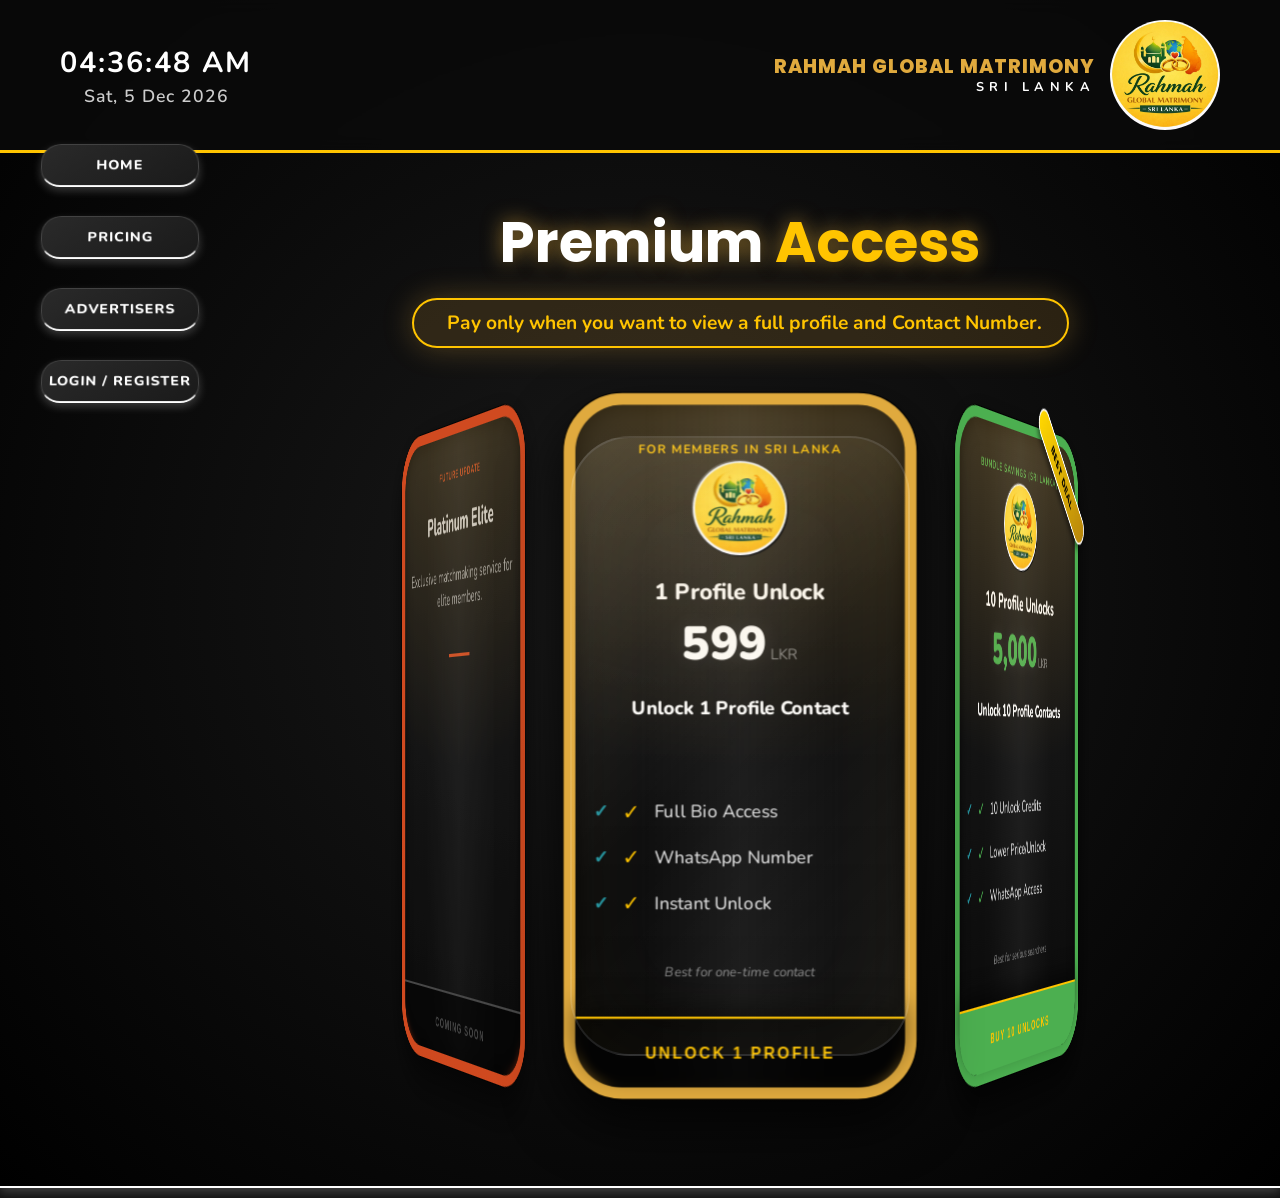
<file: Rahmah-1/membership.html>
<!DOCTYPE html>
<html lang="en">

<head>
    <meta charset="UTF-8">
    <meta name="viewport" content="width=device-width, initial-scale=1.0">
    <title>Membership - Rahmah Global Matrimony</title>
    <link rel="preconnect" href="https://fonts.googleapis.com">
    <link rel="preconnect" href="https://fonts.gstatic.com" crossorigin>
    <link
        href="https://fonts.googleapis.com/css2?family=Nunito:wght@400;600&family=Poppins:wght@600;700;900&display=swap"
        rel="stylesheet">
    <link rel="stylesheet" href="css/style.css">
    <style>
        body {
            background-color: #121212;
            color: #e0e0e0;
        }

        /* Pricing Page Fixes */
        .pricing-section {
            padding: 200px 0 100px 0;
            /* Significantly increased to clear the large header */
            padding-left: 200px;
            min-height: 100vh;
            text-align: center;
            background: radial-gradient(circle at center, #1a1a1a 0%, #000000 100%);
            overflow: hidden;
        }

        /* 3D Bottle Container */
        .bottle-container {
            perspective: 2000px;
            width: 340px;
            /* Increased Width */
            height: 620px;
            /* Increased Height to fit content */
            margin: 0 auto;
            position: relative;
            margin-top: 100px;
        }

        /* The Bottle Shape */
        .pricing-bottle {
            width: 100%;
            height: 100%;
            position: absolute;
            transform-style: preserve-3d;
            transition: transform 1.5s cubic-bezier(0.175, 0.885, 0.32, 1.275);
            cursor: grab;
        }

        /* Rolling Logic Classes */
        .bottle-face-0 {
            transform: rotateY(0deg);
        }

        .bottle-face-1 {
            transform: rotateY(-90deg);
        }

        .bottle-face-2 {
            transform: rotateY(-180deg);
        }

        .bottle-face-3 {
            transform: rotateY(-270deg);
        }

        .bottle-label {
            position: absolute;
            width: 300px;
            /* Increased Width */
            height: 600px;
            /* Increased Height */
            left: 20px;
            top: 10px;
            background: linear-gradient(180deg, rgba(30, 30, 30, 0.95) 0%, rgba(10, 10, 10, 0.98) 100%);
            /* iPhone-style Thick Metal Edge */
            border: 10px solid #E0AA3E;
            border-radius: 50px;
            /* Slightly more rounded for that iPhone corners look */
            padding: 30px 15px 80px 15px;
            backface-visibility: hidden;
            display: flex;
            flex-direction: column;
            align-items: center;
            box-shadow:
                inset 0 0 20px rgba(0, 0, 0, 0.8),
                /* Inner depth */
                0 20px 50px rgba(0, 0, 0, 0.8),
                /* Outer drop shadow */
                0 0 0 1px rgba(0, 0, 0, 1);
            /* Separation line */
            transition: border-color 0.5s;
        }

        /* Internal Sparkling Lighting Effect */
        .bottle-label::before {
            content: '';
            position: absolute;
            top: 0;
            left: 0;
            right: 0;
            height: 100%;
            background: radial-gradient(circle at 50% -20%, rgba(224, 170, 62, 0.3) 0%, transparent 60%);
            pointer-events: none;
            border-radius: 40px;
        }

        .bottle-label::after {
            content: '';
            position: absolute;
            top: 0;
            left: 20%;
            right: 20%;
            bottom: 0;
            background: linear-gradient(90deg, transparent, rgba(255, 255, 255, 0.1), transparent);
            pointer-events: none;
            opacity: 0.5;
        }

        /* Positioning 6 Faces for Hexagonal Bottle (Resized) */
        /* d ~ 300px for width 340 approx */
        .label-1 {
            transform: rotateY(0deg) translateZ(300px);
        }

        .label-2 {
            transform: rotateY(60deg) translateZ(300px);
        }

        .label-3 {
            transform: rotateY(120deg) translateZ(300px);
        }

        .label-4 {
            transform: rotateY(180deg) translateZ(300px);
        }

        .label-5 {
            transform: rotateY(240deg) translateZ(300px);
        }

        .label-6 {
            transform: rotateY(300deg) translateZ(300px);
        }

        /* Bottle Glass Body */
        .glass-body {
            position: absolute;
            width: 100%;
            height: 100%;
            border-radius: 60px;
            background: linear-gradient(135deg, rgba(255, 255, 255, 0.1) 0%, rgba(255, 255, 255, 0) 50%, rgba(255, 255, 255, 0.05) 100%);
            border: 2px solid rgba(255, 255, 255, 0.1);
            pointer-events: none;
            z-index: 10;
            box-shadow: inset 0 0 100px rgba(224, 170, 62, 0.05);
        }

        /* Highlight Text updated */
        .highlight-text {
            background: rgba(224, 170, 62, 0.15);
            padding: 10px 25px;
            border: 2px solid var(--accent-gold);
            border-radius: 50px;
            box-shadow: 0 0 30px rgba(224, 170, 62, 0.3);
            color: var(--accent-gold) !important;
            font-size: 1.2rem;
            animation: pulse-glow 2s infinite ease-in-out;
        }

        @keyframes pulse-glow {
            0% {
                box-shadow: 0 0 20px rgba(224, 170, 62, 0.2);
            }

            50% {
                box-shadow: 0 0 40px rgba(224, 170, 62, 0.4);
            }

            100% {
                box-shadow: 0 0 20px rgba(224, 170, 62, 0.2);
            }
        }

        @media (max-width: 991px) {
            .pricing-section {
                padding-left: 0;
            }
        }

        .pricing-grid {
            display: grid;
            grid-template-columns: repeat(auto-fit, minmax(220px, 1fr));
            grid-auto-rows: 1fr;
            gap: 15px;
            /* Reduced gap */
            margin-top: 10px;
            /* Lifted up another 50px (was 60, now 10) */
            max-width: 1150px;
            margin-left: auto;
            margin-right: auto;
            padding: 0 15px;
        }

        .pricing-card {
            background: linear-gradient(145deg, #1a1a1a, #0a0a0a);
            border: 1px solid #222;
            border-radius: 20px;
            /* Smaller radius */
            border-bottom: 8px solid #000;
            /* Further reduced */
            padding: 15px 10px;
            /* Massive reduction */
            transition: 0.5s cubic-bezier(0.2, 0.8, 0.2, 1);
            position: relative;
            box-shadow: 0 20px 40px rgba(0, 0, 0, 0.8);
            display: flex;
            flex-direction: column;
            align-items: center;
            height: 100%;
            width: 100%;
            transform: perspective(1000px) rotateX(8deg);
            /* Shallower tilt */
            transform-origin: center bottom;
        }

        /* Color Themes for Cards */
        .pricing-card.silver {
            border-top: 4px solid #888;
        }

        .pricing-card.blue {
            border-top: 4px solid #00d4ff;
        }

        .pricing-card.green {
            border-top: 4px solid #4CAF50;
        }

        .pricing-card.gold {
            border-top: 4px solid var(--accent-gold);
        }

        /* Inner Glowing Borders (Responsive to Themes) */
        .pricing-card.silver::before {
            border-color: rgba(136, 136, 136, 0.4);
            box-shadow: inset 0 0 10px rgba(136, 136, 136, 0.2);
        }

        .pricing-card.blue::before {
            border-color: rgba(0, 212, 255, 0.4);
            box-shadow: inset 0 0 10px rgba(0, 212, 255, 0.2);
        }

        .pricing-card.green::before {
            border-color: rgba(76, 175, 80, 0.4);
            box-shadow: inset 0 0 10px rgba(76, 175, 80, 0.2);
        }

        .pricing-card.gold::before {
            border-color: rgba(224, 170, 62, 0.4);
            box-shadow: inset 0 0 10px rgba(224, 170, 62, 0.2);
        }

        /* Logo Styling Override */
        .pricing-card img,
        .bottle-label img {
            width: 80px !important;
            height: 80px !important;
            margin-bottom: 20px !important;
            border: none !important;
            border-radius: 50% !important;
            padding: 0 !important;
            background: transparent !important;
            box-shadow: none !important;
            opacity: 1 !important;
            filter: drop-shadow(1px 1px 0px rgba(0, 0, 0, 1)) drop-shadow(-1px -1px 0px rgba(255, 255, 255, 0.3)) !important;
        }

        /* Hover Effect: Straighten Up */
        .pricing-card:hover {
            transform: perspective(1000px) rotateX(0deg) translateY(-10px);
            border-bottom-width: 10px;
            /* Thins out as it lifts/straightens */
            border-color: var(--accent-gold);
            box-shadow: 0 40px 80px rgba(224, 170, 62, 0.2);
        }

        /* Popular Card Highlight */
        .pricing-card.popular {
            background: linear-gradient(145deg, #251e0a, #1a1405);
            border: 1px solid var(--accent-gold);
            border-bottom: 15px solid #8a6608;
            z-index: 2;
            box-shadow: 0 40px 80px rgba(224, 170, 62, 0.1);
        }

        .pricing-card.popular::before {
            border-color: var(--accent-gold);
            box-shadow: inset 0 0 20px rgba(224, 170, 62, 0.5), 0 0 20px rgba(224, 170, 62, 0.4);
        }

        .pricing-card.popular:hover {
            transform: perspective(1000px) rotateX(0deg) translateY(-10px);
            box-shadow: 0 50px 100px rgba(224, 170, 62, 0.3);
            border-bottom-width: 10px;
        }

        /* Popular Badge */
        /* Popular Badge - Heavy Duty Tag */
        /* Popular Badge - Restored Corner Ribbon */
        /* Popular Badge - Restored Corner Ribbon (Adjusted to clear text) */
        .badge {
            background: linear-gradient(90deg, #FFD700, #B8860B);
            color: black;
            padding: 5px 40px;
            position: absolute;
            top: 15px;
            /* Moved Up */
            right: -45px;
            /* Moved Right */
            transform: rotate(45deg);
            font-weight: 900;
            font-size: 0.75rem;
            /* Slightly smaller to fit */
            text-transform: uppercase;
            letter-spacing: 1px;
            box-shadow: 0 5px 10px rgba(0, 0, 0, 0.5);
            z-index: 25;
            border: 2px solid white;
            white-space: nowrap;
            pointer-events: none;
            /* Ensure clicks pass through */
        }



        .plan-name {
            font-size: 0.95rem;
            /* Reduced */
            font-weight: 800;
            color: white;
            margin-bottom: 3px;
            line-height: 1.2;
        }

        .price {
            font-size: 1.8rem;
            /* Reduced */
            font-weight: 900;
            margin: 2px 0;
            color: white;
            text-shadow: 0 0 20px rgba(255, 255, 255, 0.1);
        }

        .price span {
            font-size: 0.8rem;
            font-weight: normal;
            color: #888;
        }

        .card-subtitle {
            font-size: 0.65rem;
            /* Reduced */
            text-transform: uppercase;
            letter-spacing: 1px;
            color: var(--accent-gold);
            margin-bottom: 3px;
            font-weight: 700;
        }

        .helper-line {
            font-size: 0.7rem;
            /* Reduced */
            color: #888;
            font-style: italic;
            margin: 5px 0;
            min-height: 2rem;
            display: flex;
            align-items: center;
            justify-content: center;
        }

        .divider {
            width: 50px;
            height: 3px;
            background: var(--accent-gold);
            margin: 20px 0;
        }

        .features-list {
            list-style: none;
            margin: 10px 0 !important;
            font-size: 0.8rem;
            text-align: left;
            width: 100%;
        }

        .features-list li {
            margin-bottom: 15px;
            color: #ddd;
            font-weight: 500;
            display: flex;
            align-items: center;
            gap: 12px;
            font-size: 0.95rem;
        }

        .check-icon {
            color: var(--accent-gold);
            font-size: 1.1rem;
        }

        .btn-plan {
            position: absolute;
            bottom: 0;
            left: 0;
            width: 100%;
            height: 60px;

            /* Integrated Bottom Cap */
            border: none;
            border-top: 2px solid var(--accent-gold);
            border-radius: 0 0 38px 38px;
            /* Adjusted for new thicker 10px border */

            background: rgba(0, 0, 0, 0.6);
            backdrop-filter: blur(5px);
            color: var(--accent-gold);

            font-weight: 800;
            text-transform: uppercase;
            letter-spacing: 2px;
            cursor: pointer;
            transition: all 0.3s ease;

            display: flex;
            align-items: center;
            justify-content: center;
            box-shadow: 0 -10px 20px rgba(0, 0, 0, 0.5);
            z-index: 10;
        }

        .pricing-card.popular .btn-plan {
            background: var(--accent-gold);
            color: black;
            box-shadow: 0 -10px 30px rgba(224, 170, 62, 0.3);
        }

        .btn-plan:hover {
            height: 70px;
            /* Expands up slightly */
            background: var(--accent-gold);
            color: black;
            font-size: 1.1rem;
            box-shadow: 0 -20px 40px rgba(224, 170, 62, 0.4);
        }
    </style>
</head>

<body>

    <!-- Header with Animation -->
    <header>
        <div class="container nav-container" style="position: relative;">
            <!-- Left: Clock (Moved from Center) -->
            <div class="header-clock" style="display: flex; flex-direction: column; gap: 2px; text-align: center;">
                <div id="digital-clock-time"
                    style="font-family: 'Nunito', sans-serif; font-size: 1rem; font-weight: 700; color: white; letter-spacing: 2px;">
                    <!-- Time -->
                </div>
                <div id="digital-clock-date"
                    style="font-family: 'Nunito', sans-serif; font-size: 0.75rem; font-weight: 600; color: #ccc; letter-spacing: 1px;">
                    <!-- Date -->
                </div>
            </div>

            <!-- Right: Logo (Text First) -->
            <div class="logo-wrapper" style="display: flex; align-items: center; gap: 15px;">
                <!-- Logo Text -->
                <div class="logo-text"
                    style="display: flex; flex-direction: column; justify-content: center; align-items: flex-end; gap: 5px; text-align: right;">
                    <span
                        style="font-family: 'Poppins', sans-serif; font-weight: 800; font-size: 1.2rem; color: #E0AA3E; letter-spacing: 1px; line-height: 1;">RAHMAH
                        GLOBAL MATRIMONY</span>
                    <span
                        style="font-family: 'Nunito', sans-serif; font-weight: 700; font-size: 0.8rem; color: white; letter-spacing: 5.5px; text-transform: uppercase; line-height: 1;">SRI
                        LANKA</span>
                </div>
                <div class="logo">
                    <img src="assets/images/logo.png" alt="Rahmah Global">
                </div>
            </div>

            <!-- Sidebar Navigation (Hanging Below Header) -->
            <div class="vertical-sidebar"
                style="position: absolute; top: 100%; left: 0; margin-top: 10px; display: flex; flex-direction: column; gap: 10px; z-index: 9999;">
                <nav>
                    <ul
                        style="display: flex; flex-direction: column; gap: 10px; list-style: none; padding: 0; margin: 0;">
                        <li><a href="index.html" class="btn nav-btn"
                                style="display: block; width: 160px; text-align: center;">Home</a></li>
                        <li><a href="membership.html" class="btn nav-btn"
                                style="display: block; width: 160px; text-align: center;">Pricing</a></li>
                        <li><a href="advertise.html" class="btn nav-btn"
                                style="display: block; width: 160px; text-align: center;">Advertisers</a></li>
                        <li><a href="register.html" class="btn nav-btn"
                                style="display: block; width: 160px; text-align: center;">Login / Register</a></li>
                    </ul>
                </nav>
            </div>
        </div>
    </header>

    <section class="pricing-section">
        <div class="container">
            <h1
                style="font-size: 3.5rem; margin-bottom: 25px; color: white; text-shadow: 0 0 20px rgba(224, 170, 62, 0.6); display: block;">
                Premium <span style="color: var(--accent-gold);">Access</span>
            </h1>

            <p style="color: #ccc; font-weight: bold; margin: 0 auto 50px auto; display: block; width: fit-content;">
                <span class="highlight-text">
                    <i class="fas fa-check-double" style="margin-right: 8px;"></i>
                    Pay only when you want to view a full profile and Contact Number.
                </span>
            </p>

            <div class="bottle-container">
                <div class="glass-body"></div>
                <div class="pricing-bottle" id="price-bottle" onclick="rotateBottle(60)">
                    <!-- Face 1: Local Single -->
                    <div class="bottle-label label-1">
                        <div class="card-subtitle">For members in Sri Lanka</div>
                        <img src="assets/images/logo.png" class="logo-embossed"
                            style="width: 50px; height: 50px; margin-bottom: 15px;">
                        <div class="plan-name" style="font-size: 1.2rem;">1 Profile Unlock</div>
                        <div class="price" style="font-size: 2.5rem;">599<span> LKR</span></div>
                        <div style="font-size: 1rem; font-weight: 800; color: white; margin: 15px 0;">Unlock 1 Profile
                            Contact</div>
                        <div class="divider" style="background: #888;"></div>
                        <ul class="features-list">
                            <li><span class="check-icon">✓</span> Full Bio Access</li>
                            <li><span class="check-icon">✓</span> WhatsApp Number</li>
                            <li><span class="check-icon">✓</span> Instant Unlock</li>
                        </ul>
                        <div class="helper-line">Best for one-time contact</div>
                        <button class="btn-plan" onclick="handlePayment('LocalSingle')">UNLOCK 1 PROFILE</button>
                    </div>

                    <!-- Face 2: Local 10-Pack -->
                    <div class="bottle-label label-2" style="border-color: #4CAF50;">
                        <div class="card-subtitle" style="color: #4CAF50;">Bundle Savings (Sri Lanka)</div>
                        <div class="badge">BEST DEAL</div>
                        <img src="assets/images/logo.png" class="logo-embossed"
                            style="width: 50px; height: 50px; margin-bottom: 15px;">
                        <div class="plan-name" style="font-size: 1.2rem;">10 Profile Unlocks</div>
                        <div class="price" style="font-size: 2.5rem; color: #4CAF50;">5,000<span> LKR</span></div>
                        <div style="font-size: 1rem; font-weight: 800; color: white; margin: 15px 0;">Unlock 10 Profile
                            Contacts</div>
                        <div class="divider" style="background: #4CAF50;"></div>
                        <ul class="features-list">
                            <li><span class="check-icon" style="color:#4CAF50">✓</span> 10 Unlock Credits</li>
                            <li><span class="check-icon" style="color:#4CAF50">✓</span> Lower Price/Unlock</li>
                            <li><span class="check-icon" style="color:#4CAF50">✓</span> WhatsApp Access</li>
                        </ul>
                        <div class="helper-line">Best for serious searchers</div>
                        <button class="btn-plan" onclick="handlePayment('Local')" style="background: #4CAF50;">BUY 10
                            UNLOCKS</button>
                    </div>

                    <!-- Face 3: Global Single -->
                    <div class="bottle-label label-3" style="border-color: #00d4ff;">
                        <div class="card-subtitle" style="color: #00d4ff;">Overseas Members</div>
                        <img src="assets/images/logo.png" class="logo-embossed"
                            style="width: 50px; height: 50px; margin-bottom: 15px;">
                        <div class="plan-name" style="font-size: 1.2rem;">1 Profile Unlock</div>
                        <div class="price" style="font-size: 2.5rem; color: #00d4ff;">5<span> USD</span></div>
                        <div style="font-size: 1rem; font-weight: 800; color: white; margin: 15px 0;">Unlock 1 Profile
                            Contact</div>
                        <div class="divider" style="background: #00d4ff;"></div>
                        <ul class="features-list">
                            <li><span class="check-icon" style="color:#00d4ff">✓</span> Full Bio Access</li>
                            <li><span class="check-icon" style="color:#00d4ff">✓</span> WhatsApp Number</li>
                            <li><span class="check-icon" style="color:#00d4ff">✓</span> Overseas Secure Pay</li>
                        </ul>
                        <div class="helper-line">Pay from outside Sri Lanka</div>
                        <button class="btn-plan" onclick="handlePayment('OverseasSingle')"
                            style="background: #00d4ff;">UNLOCK 1 PROFILE</button>
                    </div>

                    <!-- Face 4: Global 10-Pack -->
                    <div class="bottle-label label-4" style="border-color: var(--accent-gold);">
                        <div class="card-subtitle">Global Bundle Value</div>
                        <div class="badge">BEST DEAL</div>
                        <img src="assets/images/logo.png" class="logo-embossed"
                            style="width: 50px; height: 50px; margin-bottom: 15px;">
                        <div class="plan-name" style="font-size: 1.2rem;">10 Profile Unlocks</div>
                        <div class="price" style="font-size: 2.5rem;">40<span> USD</span></div>
                        <div style="font-size: 1rem; font-weight: 800; color: white; margin: 15px 0;">Unlock 10 Profile
                            Contacts</div>
                        <div class="divider" style="background: var(--accent-gold);"></div>
                        <ul class="features-list">
                            <li><span class="check-icon">✓</span> 10 Unlock Credits</li>
                            <li><span class="check-icon">✓</span> No Expiry Date</li>
                            <li><span class="check-icon">✓</span> Best Value (USD)</li>
                        </ul>
                        <div class="helper-line">Ideal for active overseas users</div>
                        <button class="btn-plan" onclick="handlePayment('Overseas')">GET 10 UNLOCKS</button>
                    </div>

                    <!-- Face 5: Future Offer 1 -->
                    <div class="bottle-label label-5" style="border-color: #9c27b0; opacity: 0.8 !important;">
                        <div class="card-subtitle" style="color: #9c27b0;">Coming Soon</div>
                        <i class="fas fa-gift" style="font-size: 50px; color: #9c27b0; margin-bottom: 20px;"></i>
                        <div class="plan-name" style="font-size: 1.5rem; text-align: center;">Ramadan Special</div>
                        <div style="font-size: 1rem; color: #ccc; margin: 20px 0; text-align: center;">
                            Special discounts and features for the holy month.
                        </div>
                        <div class="divider" style="background: #9c27b0;"></div>
                        <button class="btn-plan"
                            style="cursor: default; border-color: #555; color: #555; box-shadow: none;">STAY
                            TUNED</button>
                    </div>

                    <!-- Face 6: Future Offer 2 -->
                    <div class="bottle-label label-6" style="border-color: #ff5722; opacity: 0.8 !important;">
                        <div class="card-subtitle" style="color: #ff5722;">Future Update</div>
                        <i class="fas fa-gem" style="font-size: 50px; color: #ff5722; margin-bottom: 20px;"></i>
                        <div class="plan-name" style="font-size: 1.5rem; text-align: center;">Platinum Elite</div>
                        <div style="font-size: 1rem; color: #ccc; margin: 20px 0; text-align: center;">
                            Exclusive matchmaking service for elite members.
                        </div>
                        <div class="divider" style="background: #ff5722;"></div>
                        <button class="btn-plan"
                            style="cursor: default; border-color: #555; color: #555; box-shadow: none;">COMING
                            SOON</button>
                    </div>
                </div>
            </div>

            <div style="margin-top: 30px;"></div>
        </div>
    </section>

    <script>
        let currentRotation = 0;
        function rotateBottle(deg) {
            currentRotation += deg;
            document.getElementById('price-bottle').style.transform = `rotateY(${currentRotation}deg)`;
        }

        // Add auto-roll hint every 10 seconds if not touched
        setInterval(() => {
            // rotateBottle(90); // Uncomment if you want auto-rotation
        }, 10000);
    </script>
    <script src="js/main.js"></script>
</body>

</html>
</file>
<file: Rahmah-1/css/style.css>
/* CSS Reset and Variables */
:root {
    /* Elite Dark Palette */
    --accent-gold: #ffc400;
    --accent-gold-dark: #b8860b;
    --accent-teal: #2695a1;

    --bg-dark: #121212;
    /* Deep Premium Black */
    --bg-card: #1e1e1e;

    --text-light: #e0e0e0;
    --text-muted: #aaaaaa;

    --glass-border: rgba(255, 255, 255, 0.1);

    --font-heading: 'Poppins', sans-serif;
    --font-body: 'Nunito', sans-serif;

    /* Gradients */
    --primary-gradient: linear-gradient(135deg, #E0AA3E 0%, #B8860B 100%);
    /* Gold Gradient */
    --secondary-gradient: linear-gradient(135deg, #1e1e1e 0%, #333 100%);
}

* {
    margin: 0;
    padding: 0;
    box-sizing: border-box;
}

body {
    background-color: var(--bg-dark);
    color: var(--text-light);
    font-family: var(--font-body);
    overflow-x: hidden;
}

/* Typography */
h1,
h2,
h3,
h4 {
    font-family: var(--font-heading);
    font-weight: 700;
}

a {
    text-decoration: none;
    color: inherit;
    transition: 0.3s;
}

/* Utilities */
/* Global Layout: Shift content right to accommodate fixed sidebar */
section,
footer,
.pricing-section,
.ad-section,
/* Navigation Button White Glow */
.nav-btn {
    box-shadow: 0 4px 10px rgba(255, 255, 255, 0.2) !important;
    border-bottom: 2px solid white !important;
    /* White Bottom Light - Reduced */
    background: linear-gradient(135deg, #333 0%, #000 100%);
    color: white !important;
    transition: 0.3s;
    /* Straight Buttons */
    transform: none;
    margin-bottom: 10px;
}

.nav-btn:hover {
    box-shadow: 0 6px 15px rgba(255, 255, 255, 0.4) !important;
    transform: translateY(-2px);
    background: #444;
}

/* 3D Widget Utility (Marquee/Radio) */
.d-3d-widget {
    transform: perspective(1000px) rotateX(15deg) !important;
    transform-origin: center top !important;
    border-bottom: 5px solid #ccc !important;
    box-shadow: 0 20px 40px rgba(255, 255, 255, 0.3) !important;
    margin-bottom: 20px;
}

.nav-btn:hover {
    box-shadow: 0 15px 50px rgba(255, 255, 255, 0.9) !important;
    transform: translateY(-3px);
    background: #444;
}

/* Hero Section Spacing Fix */
.hero {
    height: 100vh;
    display: flex;
    align-items: flex-start;
    justify-content: center;
    position: relative;
    text-align: center;
    overflow: hidden;
    padding-top: 350px;
    /* Increased to account for Header + Marquee overlap */
}

/* 3D Book Features Section */
.book-container {
    perspective: 1000px;
    display: flex;
    justify-content: center;
    gap: 0;
    /* No gap for book effect */
    margin-top: 50px;
    padding: 20px;
}

.book-page {
    width: 300px;
    height: 400px;
    padding: 30px;
    color: white;
    display: flex;
    flex-direction: column;
    align-items: center;
    text-align: center;
    transition: transform 0.5s;
    box-shadow: 0 10px 30px rgba(0, 0, 0, 0.5);
    border: 1px solid rgba(255, 255, 255, 0.1);
    position: relative;
    z-index: 10;
}

.book-page:nth-child(1) {
    background: linear-gradient(135deg, #7928CA 0%, #FF0080 100%);
    /* Pink/Purple */
    transform: rotateY(25deg) translateZ(-20px);
    border-radius: 10px 0 0 10px;
    z-index: 1;
}

.book-page:nth-child(2) {
    background: linear-gradient(135deg, #007CF0 0%, #00DFD8 100%);
    /* Blue/Teal */
    transform: translateZ(20px);
    z-index: 2;
}

/* Story Book Effect */
/* Story Book Effect (Playing Cards) */
.story-book-page {
    width: 350px;
    padding: 0;
    background: #252525;
    color: white;
    display: flex;
    flex-direction: column;
    transition: all 0.6s cubic-bezier(0.25, 0.46, 0.45, 0.94);
    box-shadow: 0 10px 30px rgba(0, 0, 0, 0.5);
    border: 1px solid rgba(255, 255, 255, 0.1);
    border-radius: 15px;
    overflow: hidden;
    position: absolute;
    /* Stack them */
    top: 0;
    transform-origin: center bottom;
}

/* Initial Stacked State (Messy Deck) */
.card-deck .story-book-page:nth-child(1) {
    transform: rotate(-5deg);
    z-index: 1;
}

.card-deck .story-book-page:nth-child(2) {
    transform: rotate(3deg);
    z-index: 2;
}

.card-deck .story-book-page:nth-child(3) {
    transform: rotate(-2deg);
    z-index: 3;
}

/* Hover State: Fan Out / Shuffle */
.card-deck:hover .story-book-page:nth-child(1) {
    transform: translateX(-360px) rotate(-10deg) scale(0.95);
    z-index: 10;
}

.card-deck:hover .story-book-page:nth-child(2) {
    transform: translateY(-40px) scale(1.05);
    /* Center Pop */
    z-index: 20;
    box-shadow: 0 0 40px rgba(255, 215, 0, 0.3);
    /* Gold Glow */
}

/* Member Book Effect (Playing Cards Shuffle) */
.member-book-page {
    width: 300px;
    padding: 0;
    background: #1e1e1e;
    color: white;
    display: flex;
    flex-direction: column;
    transition: all 0.6s cubic-bezier(0.25, 0.46, 0.45, 0.94);
    box-shadow: 0 10px 30px rgba(0, 0, 0, 0.5);
    border: 1px solid rgba(255, 255, 255, 0.1);
    border-radius: 15px;
    overflow: hidden;
    position: absolute;
    /* Stack them */
    top: 0;
    transform-origin: center bottom;
    /* Book Binding Style */
    border-left: 15px solid #111;
    /* Dark Spine */
    padding-left: 0;
}

/* Binding Clips/Stitches Effect */
.member-book-page::before {
    content: '';
    position: absolute;
    top: 20px;
    left: 0px;
    width: 15px;
    height: 8px;
    background: linear-gradient(to right, #888, #ccc, #888);
    /* Silver Clip */
    z-index: 5;
    box-shadow: 1px 1px 2px black;
}

.member-book-page::after {
    content: '';
    position: absolute;
    bottom: 20px;
    left: 0px;
    width: 15px;
    height: 8px;
    background: linear-gradient(to right, #888, #ccc, #888);
    /* Silver Clip */
    z-index: 5;
    box-shadow: 1px 1px 2px black;
}

/* Initial Stacked State (Messy Deck) */
.card-deck-members .member-book-page:nth-child(1) {
    transform: rotate(-10deg) translateZ(-10px);
    z-index: 1;
}

.card-deck-members .member-book-page:nth-child(2) {
    transform: rotate(-5deg) translateZ(0px);
    z-index: 2;
}

.card-deck-members .member-book-page:nth-child(3) {
    transform: rotate(5deg) translateZ(10px);
    z-index: 3;
}

.card-deck-members .member-book-page:nth-child(4) {
    transform: rotate(10deg) translateZ(20px);
    z-index: 4;
}


/* Hover State: Fan Out / Shuffle */
.card-deck-members:hover .member-book-page:nth-child(1) {
    transform: translateX(-450px) rotate(-15deg) scale(0.9);
    z-index: 10;
}

.card-deck-members:hover .member-book-page:nth-child(2) {
    transform: translateX(-160px) rotate(-5deg) scale(0.95);
    z-index: 15;
}

.card-deck-members:hover .member-book-page:nth-child(3) {
    transform: translateX(160px) rotate(5deg) scale(0.95);
    z-index: 15;
}

.card-deck-members:hover .member-book-page:nth-child(4) {
    transform: translateX(450px) rotate(15deg) scale(0.9);
    z-index: 10;
}

/* Hover on individual card to bring to front */
.member-book-page:hover {
    z-index: 100 !important;
    transform: scale(1.1) translateY(-20px) !important;
    box-shadow: 0 20px 50px rgba(255, 215, 0, 0.4);
    border-color: var(--accent-gold);
}

.book-page h3 {
    font-size: 1.5rem;
    margin-bottom: 15px;
    text-shadow: 0 2px 4px rgba(0, 0, 0, 0.3);
}

.book-page p {
    font-size: 0.95rem;
    line-height: 1.6;
}

.book-page .icon-box {
    font-size: 3rem;
    margin-bottom: 20px;
    background: rgba(255, 255, 255, 0.2);
    width: 80px;
    height: 80px;
    display: flex;
    align-items: center;
    justify-content: center;
    border-radius: 50%;
}

/* Footer Highlight Bar */
.gold-bar {
    background: white;
    /* High contrast as requested */
    color: black;
    text-align: center;
    padding: 20px;
    font-size: 1rem;
    /* Larger font */
    font-weight: 800;
    line-height: 1.6;
    text-transform: uppercase;
    box-shadow: 0 0 20px rgba(255, 255, 255, 0.5);
    /* Glow */
    border-top: 5px solid red;
    border-bottom: 5px solid red;
}

.copyright {
    background: #100010;
    padding: 20px;
    color: #888;
    border-top: none;
}


/* Google Translate Custom Styling */
.goog-te-gadget {
    color: white !important;
    font-family: 'Nunito', sans-serif !important;
    font-size: 0px !important;
    /* Hide 'Powered by Google' */
}

/* Home Button Style for Language Selector */
.goog-te-gadget .goog-te-combo {
    background: #222;
    color: white;
    border: 1px solid rgba(255, 255, 255, 0.5);
    padding: 2px 10px;
    border-radius: 50px;
    /* Pill Shape / Home Button Look */
    font-family: 'Nunito', sans-serif;
    outline: none;
    cursor: pointer;
    width: auto;
    min-width: 80px;
    font-size: 11px !important;
    height: auto !important;
    text-align: center;
    text-align-last: center;
    /* Center text in dropdown */
}

/* Hide Google Top Bar */
.goog-te-banner-frame.skiptranslate {
    display: none !important;
}

body {
    top: 0px !important;
}

/* Hide Tooltips */
.goog-tooltip {
    display: none !important;
}

.goog-tooltip:hover {
    display: none !important;
}

.goog-text-highlight {
    background-color: transparent !important;
    border: none !important;
    box-shadow: none !important;
}

@media (max-width: 991px) {

    section,
    footer,
    .pricing-section,
    .ad-section,
    .profiles {
        padding-left: 0;
    }
}

.container {
    max-width: 1200px;
    margin: 0 auto;
    padding: 0 20px;
}

.text-gradient {
    background: var(--primary-gradient);
    -webkit-background-clip: text;
    -webkit-text-fill-color: transparent;
    background-clip: text;
}

.btn {
    padding: 12px 30px;
    border-radius: 50px;
    font-weight: 700;
    cursor: pointer;
    border: none;
    background: var(--primary-gradient);
    color: black;
    /* Black text on Gold Button */
    box-shadow: 0 5px 15px rgba(224, 170, 62, 0.4);
    transition: transform 0.2s, box-shadow 0.2s;
    text-transform: uppercase;
    font-size: 0.9rem;
    letter-spacing: 1px;
}

.btn:hover {
    transform: translateY(-3px);
    box-shadow: 0 8px 25px rgba(224, 170, 62, 0.6);
}

/* Header */
header {
    position: fixed;
    top: 0;
    left: 0;
    width: 100%;
    padding: 10px 0;
    z-index: 1000;
    background: rgba(10, 10, 10, 0.9);
    backdrop-filter: blur(10px);
    border-bottom: 3px solid var(--accent-gold);
}

.nav-container {
    display: flex;
    justify-content: space-between;
    align-items: center;
}

.logo {
    display: flex;
    align-items: center;
    gap: 10px;
    font-size: 1.5rem;
    font-weight: 900;
    color: white;
}

@keyframes moveWrapper {
    0% {
        transform: translateX(0);
    }

    50% {
        transform: translateX(50px);
    }

    100% {
        transform: translateX(0);
    }
}

.logo-wrapper {
    animation: moveWrapper 6s ease-in-out infinite;
}

.logo-wrapper:hover {
    animation-play-state: paused;
}

.logo img {
    height: 110px;
    width: 110px;
    object-fit: contain;
    border-radius: 50%;
    /* Ensure no double-filter if class is applied */
    border: none !important;
    background: transparent;
    transition: transform 0.3s;
}

.logo img:hover {
    transform: scale(1.05);
    /* Zoom logic maintained */
}

.logo span {
    color: var(--accent-gold);
}

nav ul {
    display: flex;
    gap: 30px;
    list-style: none;
}

nav a {
    color: white;
    font-weight: 600;
}

nav a:hover {
    color: var(--accent-teal);
}

/* Input with Icon Styling (WhatsApp) */
.input-with-icon {
    position: relative;
    width: 100%;
    display: block;
}

.input-icon {
    position: absolute;
    left: 15px;
    top: 50%;
    transform: translateY(-50%);
    width: 24px;
    height: 24px;
    z-index: 5;
    pointer-events: none;
}

.input-with-icon input {
    width: 100%;
    padding-left: 55px !important;
    /* Space for icon */
    position: relative;
    z-index: 1;
}

/* Hero Section */
.hero {
    height: 90vh;
    display: flex;
    align-items: flex-start;
    justify-content: center;
    position: relative;
    text-align: center;
    overflow: hidden;
    padding-top: 130px;
    /* Lifted up from 180px */
}

/* ... existing background code ... */

.hero-content h1 {
    font-size: 3.8rem;
    line-height: 1.1;
    margin-bottom: 15px;
    text-shadow: 0 0 20px rgba(0, 0, 0, 0.8);
    color: white;
}

.hero-content p {
    font-size: 1.15rem;
    margin-bottom: 25px;
    color: #ddd;
}

/* Quran Widget */
.quran-widget {
    margin-bottom: 40px;
    /* Space before Search Box */
    background: rgba(0, 0, 0, 0.6);
    padding: 10px 20px;
    border-radius: 50px;
    display: inline-flex;
    align-items: center;
    gap: 15px;
    border: 1px solid var(--accent-gold);
    backdrop-filter: blur(5px);
}

/* Search Widget */
.search-widget {
    background: rgba(255, 255, 255, 0.1);
    backdrop-filter: blur(20px);
    padding: 20px;
    border-radius: 20px;
    display: flex;
    gap: 15px;
    border: 1px solid var(--glass-border);
    flex-wrap: wrap;
    justify-content: center;
    max-width: 900px;
    margin: 0 auto;
}

.hero-bg {
    position: absolute;
    top: 0;
    left: 0;
    width: 100%;
    height: 100%;
    z-index: -1;
}

.hero-bg img {
    width: 100%;
    height: 100%;
    object-fit: cover;
    opacity: 0.4;
    filter: brightness(0.8);
}

.hero-overlay {
    background: radial-gradient(circle at center, transparent 0%, var(--bg-dark) 90%);
    position: absolute;
    top: 0;
    left: 0;
    width: 100%;
    height: 100%;
}



.search-widget select,
.search-widget input {
    padding: 15px;
    border-radius: 10px;
    border: 1px solid rgba(255, 255, 255, 0.2);
    background: rgba(0, 0, 0, 0.3);
    color: white;
    flex: 1;
    min-width: 150px;
    font-family: inherit;
}

.search-widget select option {
    background: #111;
    color: white;
}

select option {
    background: #111;
    color: white;
}

/* New: About Us Section (Elite Style) */
.about-section {
    padding: 100px 0;
    background: var(--elite-light-gradient);
    text-align: center;
    color: #333;
}

.about-section h2 {
    color: #7928CA;
    margin-bottom: 40px;
    font-size: 2.5rem;
}

.about-section p {
    max-width: 900px;
    margin: 0 auto 20px;
    line-height: 1.8;
    color: #444;
}

/* New: Testimonials (Elite Style) */
.testimonials-section {
    padding: 100px 0;
    background: var(--elite-light-gradient);
    /* Continue Light Theme */
}

.testimonials-grid {
    display: grid;
    grid-template-columns: repeat(auto-fit, minmax(300px, 1fr));
    gap: 30px;
    margin-top: 50px;
}

.testimonial-card {
    background: var(--elite-card-bg);
    padding: 40px 30px;
    border-radius: 10px;
    color: white;
    box-shadow: 0 10px 30px rgba(0, 0, 0, 0.2);
    border: 1px solid rgba(255, 255, 255, 0.1);
    text-align: center;
}

.quote-icon {
    font-size: 3rem;
    color: var(--elite-gold);
    margin-bottom: 20px;
    display: block;
}

.testimonial-name {
    color: var(--elite-gold);
    font-weight: bold;
    text-transform: uppercase;
    margin-bottom: 5px;
    display: block;
}

.testimonial-role {
    color: var(--elite-gold);
    font-size: 0.9rem;
    margin-bottom: 20px;
    display: block;
}

.testimonial-text {
    font-size: 0.95rem;
    line-height: 1.6;
    color: #eee;
}

/* Features Section (Old, kept for structure but updated bg) */
.features {
    padding: 100px 0;
    background: var(--elite-purple-bg);
}

.features h2 {
    color: white;
}

.feature-card {
    background: rgba(255, 255, 255, 0.05);
}

.feature-card h3 {
    color: white;
}

.feature-card p {
    color: #ccc;
}


/* Profiles Section */
.profiles {
    padding: 100px 0;
    margin-top: 50px;
    /* Lowered by 50px */
    background: #000;
    perspective: 1500px;
    /* Prepare for 3D elements */
}

.profiles h2 {
    color: white;
}

.profile-card {
    background: #1a1a1a;
    border: 1px solid #555;
    border-radius: 40px;
    /* iPad rounded corners */
    overflow: hidden;
    height: 100%;
    display: flex;
    flex-direction: column;
    /* 3D Slanted iPad Look - Adjusted */
    transform: perspective(1000px) rotateX(20deg) scale(0.95);
    transform-origin: center top;
    transition: 0.4s cubic-bezier(0.175, 0.885, 0.32, 1.275);
    /* Thickness & White Light */
    border-bottom: 15px solid #e0e0e0;
    /* Reduced White Thickness */
    box-shadow: 0 50px 80px rgba(255, 255, 255, 0.6);
    /* White Light */
    margin-bottom: 50px;
    /* Space for the tilt */
}

.profile-card:hover {
    transform: rotateX(0) scale(1.05);
    /* Lift up flattened */
    border-bottom: 8px solid var(--accent-gold);
    box-shadow: 0 20px 50px rgba(255, 196, 0, 0.8);
    /* Gold Glow */
    z-index: 10;
}

.profile-img {
    height: 180px;
    /* Reduced Size */
    width: 100%;
    overflow: hidden;
    position: relative;
}

.profile-img img {
    width: 100%;
    height: 100%;
    object-fit: cover;
    transition: 0.5s;
}

.profile-card:hover .profile-img img {
    transform: scale(1.1);
}

.profile-info {
    padding: 20px;
    text-align: center;
    /* Centered Details */
}

.profile-info h3 {
    color: white;
    margin-bottom: 5px;
}

.profile-info p {
    color: #888;
}


/* Call to Action */
.cta-section {
    padding: 100px 0;
    text-align: center;
    background: var(--secondary-gradient);
    position: relative;
    color: white;
}

/* Footer (Elite Style) */
/* Footer (Elite Style Refined) */
footer {
    background: #150015;
    /* Deep Purple */
    padding: 60px 0 0 0;
    color: white;
    border-top: none;
}

.footer-top {
    display: grid;
    grid-template-columns: 1.2fr 0.5fr 1fr 1.5fr;
    /* Logo | Spacer | Apps | Trust */
    gap: 40px;
    align-items: center;
    margin-bottom: 60px;
}

/* Column 1: Left Info */
.app-left {
    display: flex;
    flex-direction: column;
    gap: 15px;
}

.footer-logo-row {
    display: flex;
    align-items: center;
    gap: 15px;
}

.footer-logo-row img {
    height: 50px;
    width: 50px;
    border-radius: 50%;
}

.footer-logo-row span {
    font-size: 1.1rem;
    font-weight: 700;
    color: var(--accent-gold);
    letter-spacing: 1px;
}

.social-icons {
    display: flex;
    gap: 20px;
    margin-top: 10px;
}

.social-icons a {
    font-size: 1.2rem;
    color: white;
    background: rgba(255, 255, 255, 0.1);
    height: 35px;
    width: 35px;
    display: flex;
    align-items: center;
    justify-content: center;
    border-radius: 50%;
    transition: 0.3s;
}

.social-icons a:hover {
    background: var(--accent-gold);
    color: black;
}

/* Column 3: App Buttons */
.app-buttons {
    display: flex;
    gap: 15px;
}

.app-btn {
    background: black;
    border: 1px solid #333;
    border-radius: 8px;
    padding: 8px 15px;
    display: flex;
    align-items: center;
    gap: 10px;
    cursor: pointer;
    transition: 0.3s;
    min-width: 140px;
}

.app-btn:hover {
    border-color: var(--accent-gold);
    transform: translateY(-3px);
}

.app-btn i {
    font-size: 1.5rem;
}

.btn-text {
    display: flex;
    flex-direction: column;
    text-align: left;
    font-size: 0.65rem;
    line-height: 1.2;
    color: #ccc;
}

.btn-text strong {
    font-size: 0.85rem;
    color: white;
}

/* Column 4: Trust Icons */
.trust-icons {
    display: flex;
    justify-content: space-between;
    gap: 30px;
}

.trust-item {
    display: flex;
    flex-direction: column;
    align-items: center;
    gap: 8px;
    text-align: center;
}

.trust-item i {
    font-size: 1.8rem;
    color: var(--accent-gold);
    margin-bottom: 5px;
}

.trust-item span {
    font-size: 0.8rem;
    color: #ddd;
    font-weight: 500;
}



.gold-bar {
    background: var(--elite-gold);
    color: black;
    text-align: center;
    padding: 20px;
    font-size: 0.8rem;
    font-weight: 600;
    line-height: 1.6;
}

.copyright {
    background: #100010;
    padding: 20px;
    color: #888;
    border-top: none;
}

/* Admin Table */
.admin-table {
    width: 100%;
    border-collapse: collapse;
    margin-top: 20px;
    background: rgba(255, 255, 255, 0.05);
    border-radius: 10px;
    overflow: hidden;
    color: white;
    /* Force white text in table */
}

.admin-table th,
.admin-table td {
    padding: 15px;
    text-align: left;
    border-bottom: 1px solid rgba(255, 255, 255, 0.1);
}

.admin-table th {
    background: rgba(0, 0, 0, 0.5);
    color: var(--accent-gold);
}

.admin-table tr:hover {
    background: rgba(255, 255, 255, 0.1);
}

.status-paid {
    color: #00ff88;
    font-weight: bold;
}

.status-pending {
    color: #ffaa00;
}

/* Mobile */
@media(max-width: 768px) {
    .hero-content h1 {
        font-size: 2.5rem;
    }

    .search-widget {
        flex-direction: column;
    }

    nav {
        display: none;
    }

    .logo img {
        height: 60px;
    }

    .footer-top {
        flex-direction: column;
        text-align: center;
    }

    .trust-icons {
        flex-direction: column;
        gap: 30px;
    }
}

/* --- RESTORED STYLES --- */

/* Fix Big WhatsApp Icon */
.input-icon {
    position: absolute;
    left: 12px;
    width: 24px;
    height: 24px;
    z-index: 10;
}

/* Form Styles (Register / Advertise) */
.form-section {
    padding: 120px 0;
    min-height: 100vh;
}

.form-container {
    background: rgba(0, 0, 0, 0.6);
    padding: 40px;
    border-radius: 20px;
    border: 1px solid var(--glass-border);
    max-width: 600px;
    margin: 0 auto;
    backdrop-filter: blur(10px);
}

.form-grid {
    display: grid;
    grid-template-columns: 1fr 1fr;
    gap: 20px;
}

.full-width {
    grid-column: span 2;
}

.form-title {
    text-align: center;
    margin-bottom: 30px;
}

label {
    display: block;
    margin-bottom: 8px;
    color: white;
    font-weight: bold;
}

input,
select,
textarea {
    width: 100%;
    padding: 15px;
    background: rgba(255, 255, 255, 0.1);
    border: 1px solid rgba(255, 255, 255, 0.2);
    border-radius: 15px;
    color: white;
    outline: none;
    /* 3D Input Style */
    border-bottom: 5px solid #bbb;
    /* Base Thickness */
    box-shadow: 0 10px 20px rgba(255, 255, 255, 0.1);
    transition: 0.3s;
}

/* Contact/Partner Inquiry Form Specific 3D Style */
.contact-card input,
.contact-card select,
.contact-card textarea {
    border-bottom: 15px solid #e0e0e0;
    /* Reduced Thickness */
    border-radius: 20px;
    box-shadow: 0 20px 40px rgba(255, 255, 255, 0.4);
    /* White Light */
    transform: perspective(800px) rotateX(5deg);
    margin-bottom: 20px;
    /* Space for tilt */
}

input:focus,
select:focus,
textarea:focus {
    border-color: var(--accent-gold);
    border-bottom-color: var(--accent-gold);
    box-shadow: 0 0 15px var(--accent-gold);
    transform: rotateX(0);
    /* Flatten on focus */
}

.login-link {
    text-align: center;
    margin-top: 20px;
    font-size: 0.9rem;
}

.login-link a {
    color: var(--accent-gold);
    font-weight: bold;
}

/* Pricing / Membership Styles */
.pricing-section {
    padding: 180px 0 100px 0;
    min-height: 100vh;
    text-align: center;
}

.pricing-grid {
    display: grid;
    grid-template-columns: repeat(auto-fit, minmax(300px, 1fr));
    gap: 30px;
    margin-top: 50px;
    max-width: 900px;
    margin-left: auto;
    margin-right: auto;
}

.pricing-card {
    background: rgba(255, 255, 255, 0.9);
    border: 1px solid var(--glass-border);
    border-radius: 20px;
    padding: 40px;
    transition: 0.3s;
    position: relative;
    overflow: hidden;
    box-shadow: 0 10px 30px rgba(0, 0, 0, 0.1);
}

.pricing-card:hover {
    transform: translateY(-10px);
    border-color: var(--accent-gold);
}

.pricing-card.popular {
    border: 2px solid var(--accent-gold);
    background: white;
}

.price {
    font-size: 3rem;
    font-weight: 900;
    margin: 20px 0;
    color: #000;
}

.price span {
    font-size: 1rem;
    font-weight: normal;
    color: #444;
}

.features-list {
    list-style: none;
    margin: 30px 0;
    text-align: left;
}

.features-list li {
    margin-bottom: 12px;
    color: #111;
    font-weight: 600;
    display: flex;
    align-items: center;
    gap: 10px;
}

.features-list li::before {
    content: '✓';
    color: var(--accent-teal);
    font-weight: bold;
}

.badge {
    position: absolute;
    top: 15px;
    right: 15px;
    background: var(--accent-gold);
    color: black;
    padding: 5px 15px;
    border-radius: 20px;
    font-weight: bold;
    font-size: 0.8rem;
}

/* Feature Cards Redesign (Requested Square Shape) */
.cards-grid {
    display: grid;
    grid-template-columns: repeat(auto-fit, minmax(300px, 1fr));
    gap: 30px;
    margin-top: 40px;
}

.feature-card {
    background: linear-gradient(145deg, #1e1e1e, #141414);
    border: 1px solid rgba(255, 255, 255, 0.1);
    padding: 40px;
    border-radius: 10px;
    /* Slight radius but mostly square looks professional */
    text-align: center;
    transition: 0.4s;
    display: flex;
    flex-direction: column;
    align-items: center;
    justify-content: center;
    min-height: 300px;
    /* Force height to match width for square feel */
    position: relative;
    overflow: hidden;
    box-shadow: 0 10px 30px rgba(0, 0, 0, 0.3);
}

.feature-card:hover {
    transform: translateY(-10px);
    background: linear-gradient(145deg, #2a2a2a, #1f1f1f);
    border-color: var(--accent-gold);
    box-shadow: 0 15px 40px rgba(0, 0, 0, 0.5);
}

.feature-card::before {
    content: '';
    position: absolute;
    top: 0;
    left: 0;
    width: 100%;
    height: 4px;
    background: var(--accent-gold);
    transform: scaleX(0);
    transition: 0.4s;
}

.feature-card:hover::before {
    transform: scaleX(1);
}

.icon-box {
    font-size: 3.5rem;
    margin-bottom: 25px;
    display: inline-block;
}

.feature-card h3 {
    color: white;
    margin-bottom: 15px;
    font-size: 1.4rem;
    font-weight: 700;
}

.feature-card p {
    color: #999;
    font-size: 0.95rem;
    line-height: 1.6;
}

/* --- Mobile Responsiveness --- */
@media (max-width: 768px) {

    /* Global Adjustments */
    .container {
        padding: 0 15px;
    }

    h1 {
        font-size: 2.2rem;
    }

    /* Header */
    .nav-container {
        flex-direction: column;
        gap: 15px;
    }

    nav ul {
        flex-wrap: wrap;
        justify-content: center;
        gap: 15px;
    }

    /* Header Clock */
    .header-clock {
        display: none;
    }

    /* Hero Section */
    .hero {
        padding-top: 140px;
        min-height: auto;
        padding-bottom: 50px;
    }

    .hero h1 {
        font-size: 2.5rem;
        line-height: 1.2;
    }

    .hero-content {
        margin-top: 20px;
    }

    /* Search Widget */
    .search-widget {
        flex-direction: column;
        width: 100%;
        max-width: 350px;
        margin: 30px auto 0 auto;
        padding: 20px;
    }

    .search-widget select,
    .search-widget button {
        width: 100%;
        margin-bottom: 10px;
        font-size: 1rem;
    }

    /* Admin/Forms */
    .pricing-section,
    .form-section,
    .ad-section {
        padding-top: 140px;
    }

    /* Footer */
    .footer-container {
        grid-template-columns: 1fr;
        text-align: center;
    }

    .footer-col {
        margin-bottom: 30px;
    }

    .contact-info div {
        justify-content: center;
    }
}

/* 3D Sidebar Buttons (Slanted Pad Look) */
.vertical-sidebar .btn {
    background: linear-gradient(145deg, #2a2a2a, #1a1a1a);
    border: 1px solid #444;
    border-bottom: 10px solid #050505;
    /* Thick Device Edge */
    border-radius: 20px;
    transform: perspective(600px) rotateX(20deg);
    transform-origin: center bottom;
    transition: 0.3s cubic-bezier(0.175, 0.885, 0.32, 1.275);
    box-shadow: 0 15px 30px rgba(0, 0, 0, 0.6), inset 0 1px 0 rgba(255, 255, 255, 0.1);
    color: var(--accent-gold);
    font-weight: 800;
    text-transform: uppercase;
    letter-spacing: 1px;
    margin-bottom: 15px;
    /* Spacing for tilt */
    width: 160px;
    text-align: center;
    padding: 12px 0;
}

.vertical-sidebar .btn:hover {
    transform: perspective(600px) rotateX(0deg) translateY(-5px);
    border-bottom-width: 5px;
    /* Thins out */
    border-color: var(--accent-gold);
    background: var(--accent-gold);
    color: black;
    box-shadow: 0 20px 40px rgba(225, 170, 0, 0.3);
}

/* Clock Font Size Boost */
#digital-clock-time {
    font-size: 1.8rem !important;
}

#digital-clock-date {
    font-size: 1.1rem !important;
}

/* Vertical 3D Post Carousel - Why Choose Rahmah */
.vertical-post-section {
    padding: 120px 0;
    background: radial-gradient(circle at center, #1a1a1a 0%, #000 100%);
    display: flex;
    flex-direction: column;
    align-items: center;
}

.vertical-post-container {
    perspective: 2000px;
    width: 100%;
    max-width: 450px;
    height: 480px;
    /* Reduced Size */
    position: relative;
    cursor: pointer;
    margin: 30px auto;
}

.post-stack {
    width: 100%;
    height: 100%;
    position: relative;
    transform-style: preserve-3d;
    transition: transform 1s cubic-bezier(0.19, 1, 0.22, 1);
}

.post-card {
    position: absolute;
    width: 100%;
    height: 100%;
    border: 3px solid rgba(255, 196, 0, 0.4);
    border-radius: 40px;
    display: flex;
    flex-direction: column;
    align-items: center;
    justify-content: center;
    padding: 30px;
    text-align: center;
    backface-visibility: hidden;
    box-shadow: 0 40px 80px rgba(0, 0, 0, 0.8);
    transition: all 1s cubic-bezier(0.4, 0, 0.2, 1);
    transform-origin: center bottom;
}

/* Page Colors */
.post-card.color-1 {
    background: linear-gradient(135deg, #1e1e1e 0%, #301934 100%);
}

/* Dark Purple */
.post-card.color-2 {
    background: linear-gradient(135deg, #1e1e1e 0%, #1a2a33 100%);
}

/* Dark Teal/Blue */
.post-card.color-3 {
    background: linear-gradient(135deg, #1e1e1e 0%, #2a1f05 100%);
}

/* Dark Gold/Brown */

/* Logo at Bottom */
.post-logo {
    width: 65px;
    height: 65px;
    margin-top: 25px;
    border-radius: 50%;
    border: none !important;
    background: transparent !important;
    box-shadow: none !important;
    filter: drop-shadow(1px 1px 0px rgba(0, 0, 0, 1)) drop-shadow(-1px -1px 0px rgba(255, 255, 255, 0.3)) brightness(0.9) contrast(1.1);
    object-fit: cover;
}

/* Card going out */
.post-card:not(.active) {
    pointer-events: none;
}

.post-card i {
    font-size: 5rem;
    margin-bottom: 30px;
    color: var(--accent-gold);
    text-shadow: 0 0 20px rgba(255, 196, 0, 0.4);
}

.post-card h3 {
    font-size: 2.2rem;
    color: white;
    margin-bottom: 20px;
    text-transform: uppercase;
    letter-spacing: 2px;
}

.post-card p {
    font-size: 1.25rem;
    line-height: 1.6;
    color: #ccc;
}

/* 3D Stack Positions - Vertical Wheel Effect */
.post-card.active {
    transform: translateY(0) translateZ(0) rotateX(0deg);
    opacity: 1;
    z-index: 3;
}

.post-card.next {
    transform: translateY(40px) translateZ(-150px) rotateX(-15deg);
    opacity: 0.7;
    z-index: 2;
}

.post-card.last {
    transform: translateY(80px) translateZ(-300px) rotateX(-30deg);
    opacity: 0.4;
    z-index: 1;
}

/* Outgoing Card Animation (Handled by JS transition) */
.post-card.exit {
    transform: translateY(-120%) translateZ(200px) rotateX(45deg);
    opacity: 0;
}

/* Navigation Indicator */
.post-nav-dots {
    display: flex;
    gap: 15px;
    margin-top: 30px;
}

.dot {
    width: 12px;
    height: 12px;
    border-radius: 50%;
    background: #444;
    transition: 0.3s;
}

.dot.active {
    background: var(--accent-gold);
    box-shadow: 0 0 10px var(--accent-gold);
    transform: scale(1.3);
}

/* Stacked 3D Layout (Members & Success Stories) */
.stack-container-3d {
    position: relative;
    width: 100%;
    max-width: 400px;
    height: 550px;
    margin: 50px auto;
    perspective: 2000px;
}

.stack-card {
    position: absolute;
    width: 100%;
    height: 100%;
    background: #1e1e1e;
    border: 3px solid rgba(255, 196, 0, 0.4);
    border-radius: 25px;
    overflow: hidden;
    transition: all 0.8s cubic-bezier(0.19, 1, 0.22, 1);
    box-shadow: 0 40px 80px rgba(0, 0, 0, 0.8);
    cursor: pointer;
}

/* Stacking Order */
.stack-card:nth-child(1) {
    transform: translateZ(0);
    z-index: 3;
}

.stack-card:nth-child(2) {
    transform: translateY(15px) translateZ(-100px) scale(0.95);
    z-index: 2;
    opacity: 0.8;
}

.stack-card:nth-child(3) {
    transform: translateY(30px) translateZ(-200px) scale(0.9);
    z-index: 1;
    opacity: 0.6;
}

/* Open to Right Interaction */
.stack-container-3d:hover .stack-card:nth-child(1) {
    transform: translateX(380px) rotateY(-15deg) translateZ(50px) scale(1.05);
    z-index: 10;
    opacity: 1;
}

.stack-container-3d:hover .stack-card:nth-child(2) {
    transform: translateX(0) translateZ(0) scale(1);
    opacity: 1;
    z-index: 5;
}

.stack-container-3d:hover .stack-card:nth-child(3) {
    transform: translateY(15px) translateZ(-100px) scale(0.95);
    opacity: 0.8;
    z-index: 4;
}

/* Member Card Specific Info Logo */
.info-logo {
    width: 40px;
    height: 40px;
    margin-bottom: 15px;
    border-radius: 50%;
    filter: drop-shadow(0 0 5px rgba(224, 170, 62, 0.5));
}

/* Success Stories Transitions */
.stack-container-3d.success-stack .stack-card {
    cursor: pointer;
}

/* Success Story Shift States (Controlled by JS) */
.stack-card.shift-right {
    transform: translateX(420px) rotateY(-20deg) translateZ(100px) scale(1.05) !important;
    opacity: 0 !important;
    pointer-events: none;
}

/* Bottom Logo Overlay */
.bottom-logo-overlay {
    position: absolute;
    bottom: 20px;
    right: 20px;
    width: 50px;
    height: 50px;
    z-index: 5;
    pointer-events: none;
    filter: drop-shadow(0 0 10px rgba(0, 0, 0, 0.5));
    border-radius: 50%;
}

@keyframes bounceDown {

    0%,
    20%,
    50%,
    80%,
    100% {
        transform: translateY(0);
    }

    40% {
        transform: translateY(10px);
    }

    60% {
        transform: translateY(5px);
    }
}


/* Reusable 3D Bottle Design */
.rahmah-bottle-container {
    perspective: 2000px;
    width: 320px;
    height: 500px;
    margin: 50px auto;
    position: relative;
}

.rahmah-bottle {
    width: 100%;
    height: 100%;
    position: absolute;
    transform-style: preserve-3d;
    transition: transform 1.5s cubic-bezier(0.175, 0.885, 0.32, 1.275);
    cursor: grab;
}

.rahmah-bottle-label {
    position: absolute;
    width: 280px;
    height: 480px;
    left: 20px;
    top: 10px;
    background: linear-gradient(180deg, rgba(30, 30, 30, 0.95) 0%, rgba(10, 10, 10, 0.98) 100%);
    border: 2px solid rgba(224, 170, 62, 0.3);
    border-radius: 40px;
    padding: 30px 20px;
    backface-visibility: hidden;
    display: flex;
    flex-direction: column;
    align-items: center;
    box-shadow: inset 0 0 80px rgba(224, 170, 62, 0.15), 0 20px 50px rgba(0, 0, 0, 0.8);
}

.rahmah-bottle-label::before {
    content: '';
    position: absolute;
    top: 0;
    left: 0;
    right: 0;
    height: 100%;
    background: radial-gradient(circle at 50% -20%, rgba(224, 170, 62, 0.2) 0%, transparent 60%);
    pointer-events: none;
    border-radius: 40px;
}

.rahmah-bottle-label::after {
    content: '';
    position: absolute;
    top: 0;
    left: 20%;
    right: 20%;
    bottom: 0;
    background: linear-gradient(90deg, transparent, rgba(255, 255, 255, 0.1), transparent);
    pointer-events: none;
    opacity: 0.5;
}

.rahmah-glass-body {
    position: absolute;
    width: 100%;
    height: 100%;
    border-radius: 60px;
    background: linear-gradient(135deg, rgba(255, 255, 255, 0.1) 0%, rgba(255, 255, 255, 0) 50%, rgba(255, 255, 255, 0.05) 100%);
    border: 2px solid rgba(255, 255, 255, 0.1);
    pointer-events: none;
    z-index: 10;
    box-shadow: inset 0 0 100px rgba(224, 170, 62, 0.05);
}

.rahmah-bottle-nav {
    display: flex;
    justify-content: center;
    gap: 20px;
    margin-top: 20px;
}

.rahmah-nav-arrow {
    background: var(--accent-gold);
    color: black;
    width: 40px;
    height: 40px;
    border-radius: 50%;
    display: flex;
    align-items: center;
    justify-content: center;
    cursor: pointer;
    box-shadow: 0 0 15px rgba(224, 170, 62, 0.4);
}

/* Embossed Logo Effect (Defensive Reset & Clean) */
.logo-embossed {
    display: inline-block !important;
    border: none !important;
    border-radius: 50% !important;
    /* Restore circular shape if needed, or 0 if square */
    padding: 0 !important;
    margin: 0 !important;
    background: transparent !important;
    box-shadow: none !important;
    opacity: 1 !important;
    visibility: visible !important;

    /* Reset any potential masking/hiding properties */
    content: normal !important;
    -webkit-mask: none !important;
    mask: none !important;
    -webkit-mask-image: none !important;
    mask-image: none !important;

    /* Filter: Triple Strong Shadow to kill white edges completely */
    filter: drop-shadow(0 0 1px #000) drop-shadow(0 0 1px #000) drop-shadow(0 0 2px rgba(0, 0, 0, 0.8)) !important;

    transform: translateZ(0);
    /* Hardware accel */
    object-fit: contain !important;
}

.logo-embossed:hover {
    transform: scale(1.05);
}

/* Earth Orbit Animation (Axial Spin) */
@keyframes earthOrbit {
    0% {
        transform: rotateZ(15deg) rotateY(0deg);
    }

    100% {
        transform: rotateZ(15deg) rotateY(360deg);
    }
}

.logo-globe {
    border-radius: 50% !important;
    /* Create a deep spherical glass effect for larger size */
    box-shadow:
        inset -10px -10px 20px rgba(0, 0, 0, 0.9),
        inset 10px 10px 20px rgba(255, 255, 255, 0.5),
        0 0 25px rgba(239, 191, 4, 0.8),
        0 0 50px rgba(239, 191, 4, 0.3) !important;

    /* Animation: Earth Orbit Spin - FORCED */
    animation: earthOrbit 12s linear infinite !important;

    /* Bigger Size */
    width: 90px !important;
    height: 90px !important;

    padding: 0 !important;
    background: radial-gradient(circle at 35% 35%, rgba(255, 255, 255, 0.2), transparent 70%), #000 !important;

    transform-style: preserve-3d;
    perspective: 1000px;

    /* NUCLEAR OPTION: Physically cut 1% off the edge to remove white border */
    clip-path: circle(49.5%) !important;
    -webkit-clip-path: circle(49.5%) !important;

    /* Strong Clean Edge Filter */
    filter: drop-shadow(0 0 2px #000) drop-shadow(0 0 1px #000) !important;
}

/* Horizontal 360 Spin for Marquee Logos (Synced orbit) */
.spin-horizontal {
    animation: earthOrbit 6s linear infinite !important;
    transform-style: preserve-3d;

    /* NUCLEAR OPTION: Cut the edge off */
    clip-path: circle(49%) !important;
    -webkit-clip-path: circle(49%) !important;

    filter: drop-shadow(0 0 2px #000) !important;
}

/* Custom Select Styling */
.select-wrapper {
    position: relative;
    flex: 1;
}

.select-wrapper select {
    appearance: none;
    -webkit-appearance: none;
    text-align: center;
    text-align-last: center;
    width: 100%;
}

.select-wrapper::after {
    content: '\f107';
    /* fa-angle-down */
    font-family: 'Font Awesome 6 Free';
    font-weight: 900;
    position: absolute;
    right: 20px;
    top: 50%;
    transform: translateY(-50%);
    color: var(--accent-gold);
    pointer-events: none;
    animation: bounceDown 2s infinite ease-in-out;
}

@keyframes bounceDown {

    0%,
    100% {
        transform: translateY(-50%);
    }

    50% {
        transform: translateY(-20%);
    }
}

/* Vertical Lift Utility */
.lift-up {
    margin-top: -30px !important;
}

.hero-content.lift-up {
    padding-top: 40px !important;
}

/* Fix Best Deal Badge */
.bottle-label .badge {
    z-index: 25 !important;
    pointer-events: none;
}


/* Bottle Face Positioning */
.label-1 {
    transform: rotateY(0deg) translateZ(160px);
}

.label-2 {
    transform: rotateY(90deg) translateZ(160px);
}

.label-3 {
    transform: rotateY(180deg) translateZ(160px);
}

.label-4 {
    transform: rotateY(270deg) translateZ(160px);
}

/* Flip Out Animation - Handled by .exit class in JS */
</file>
